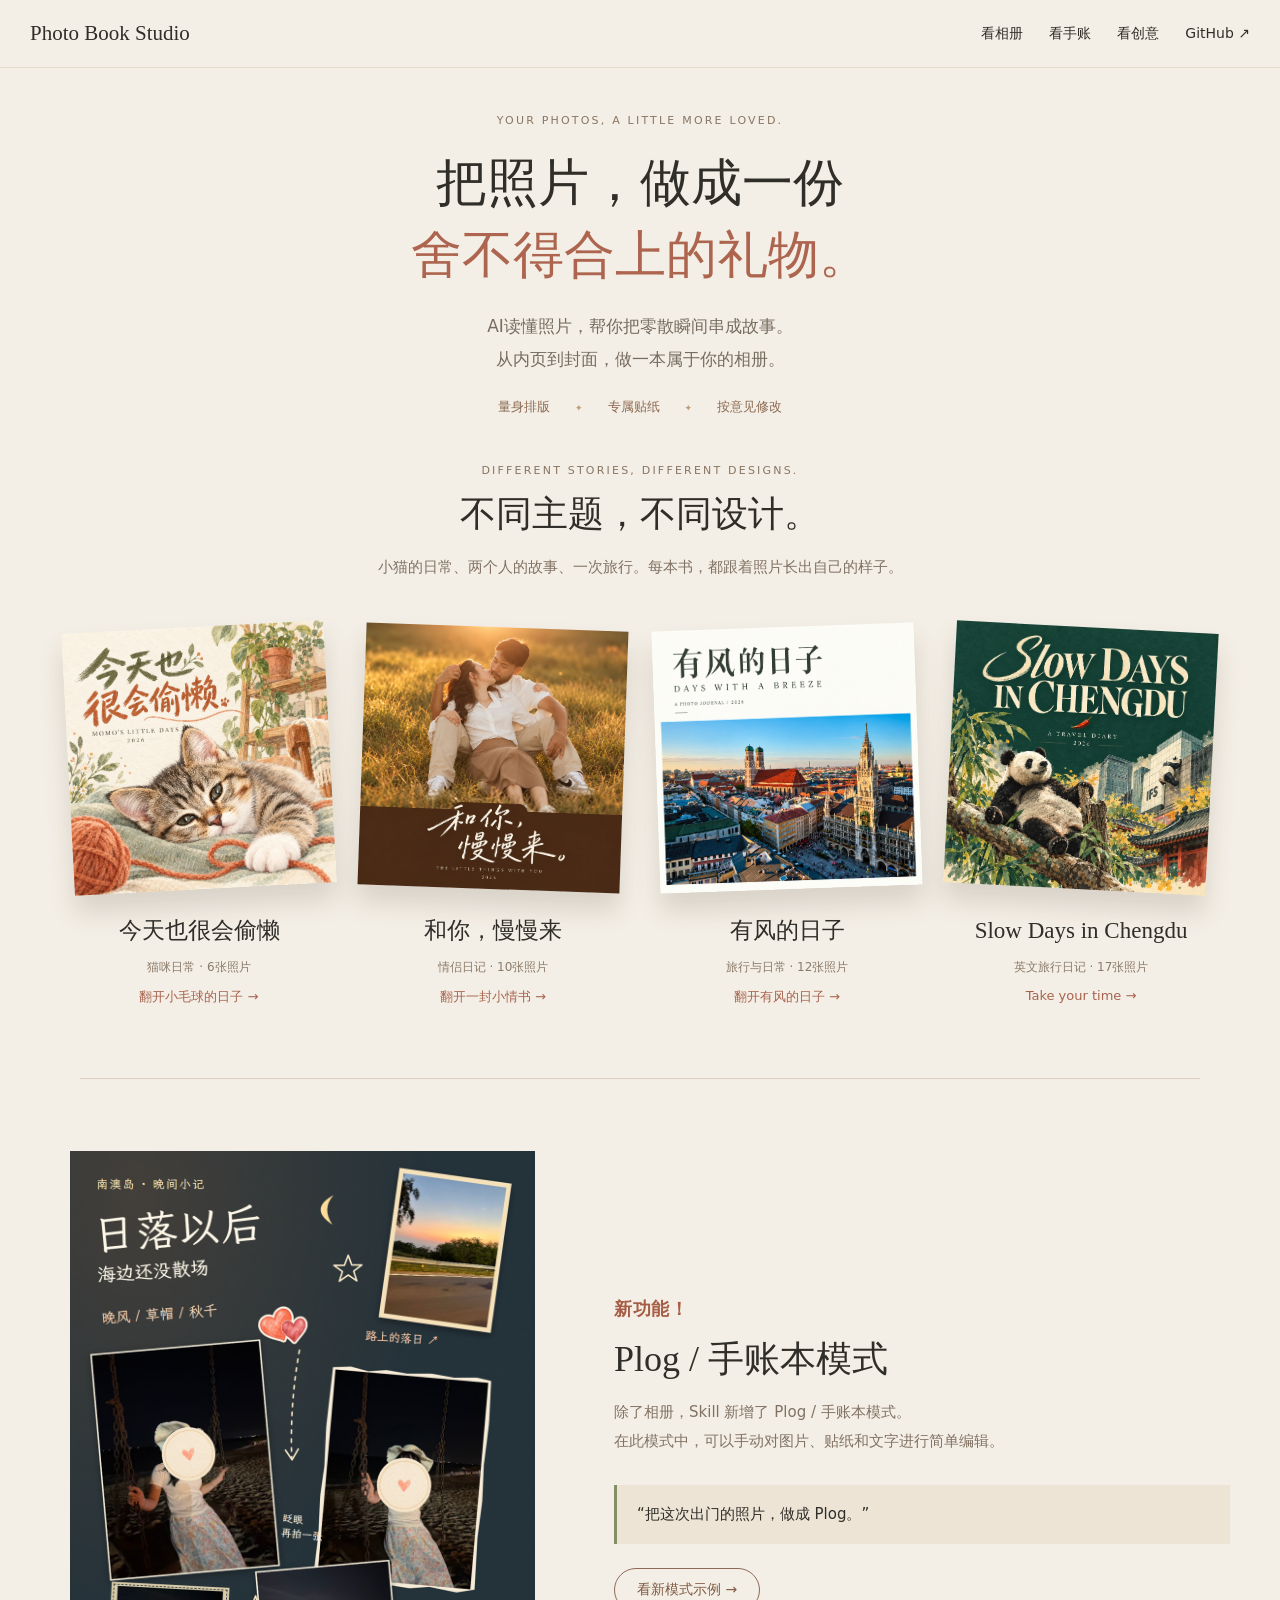
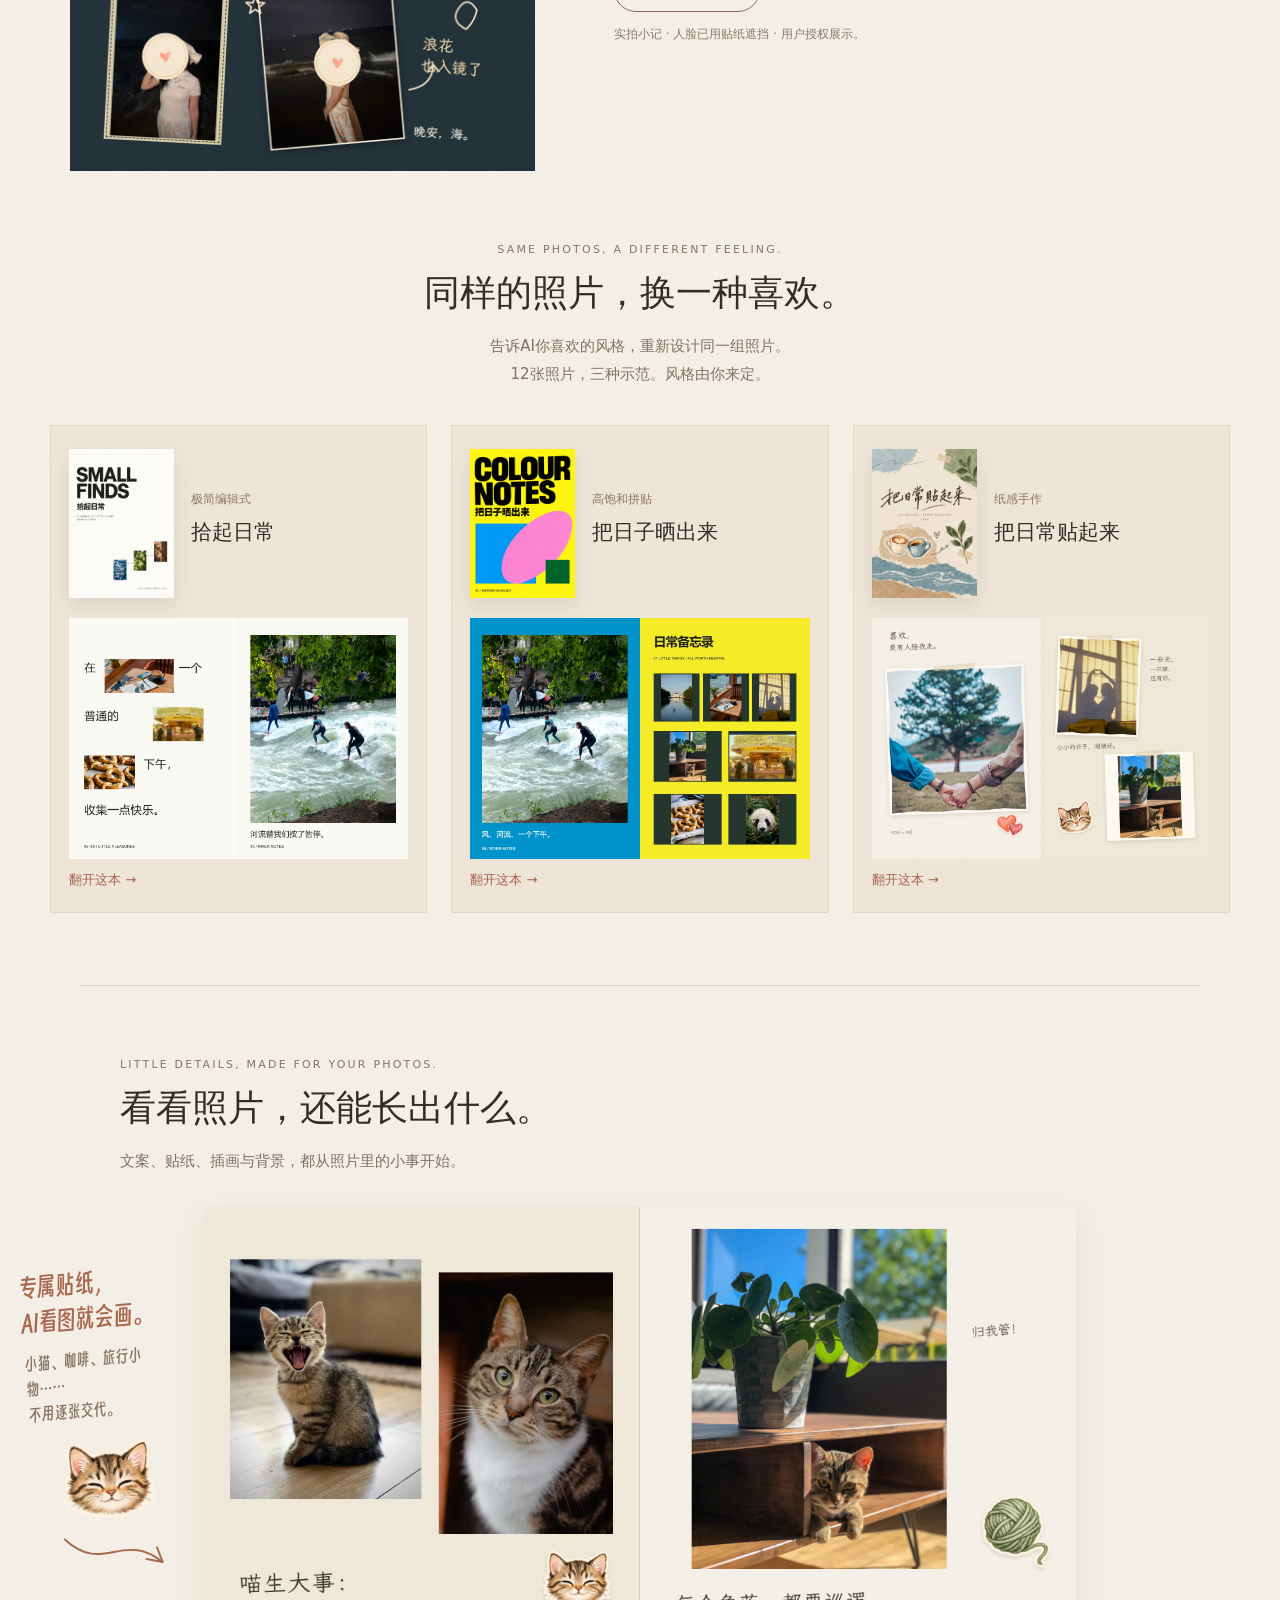
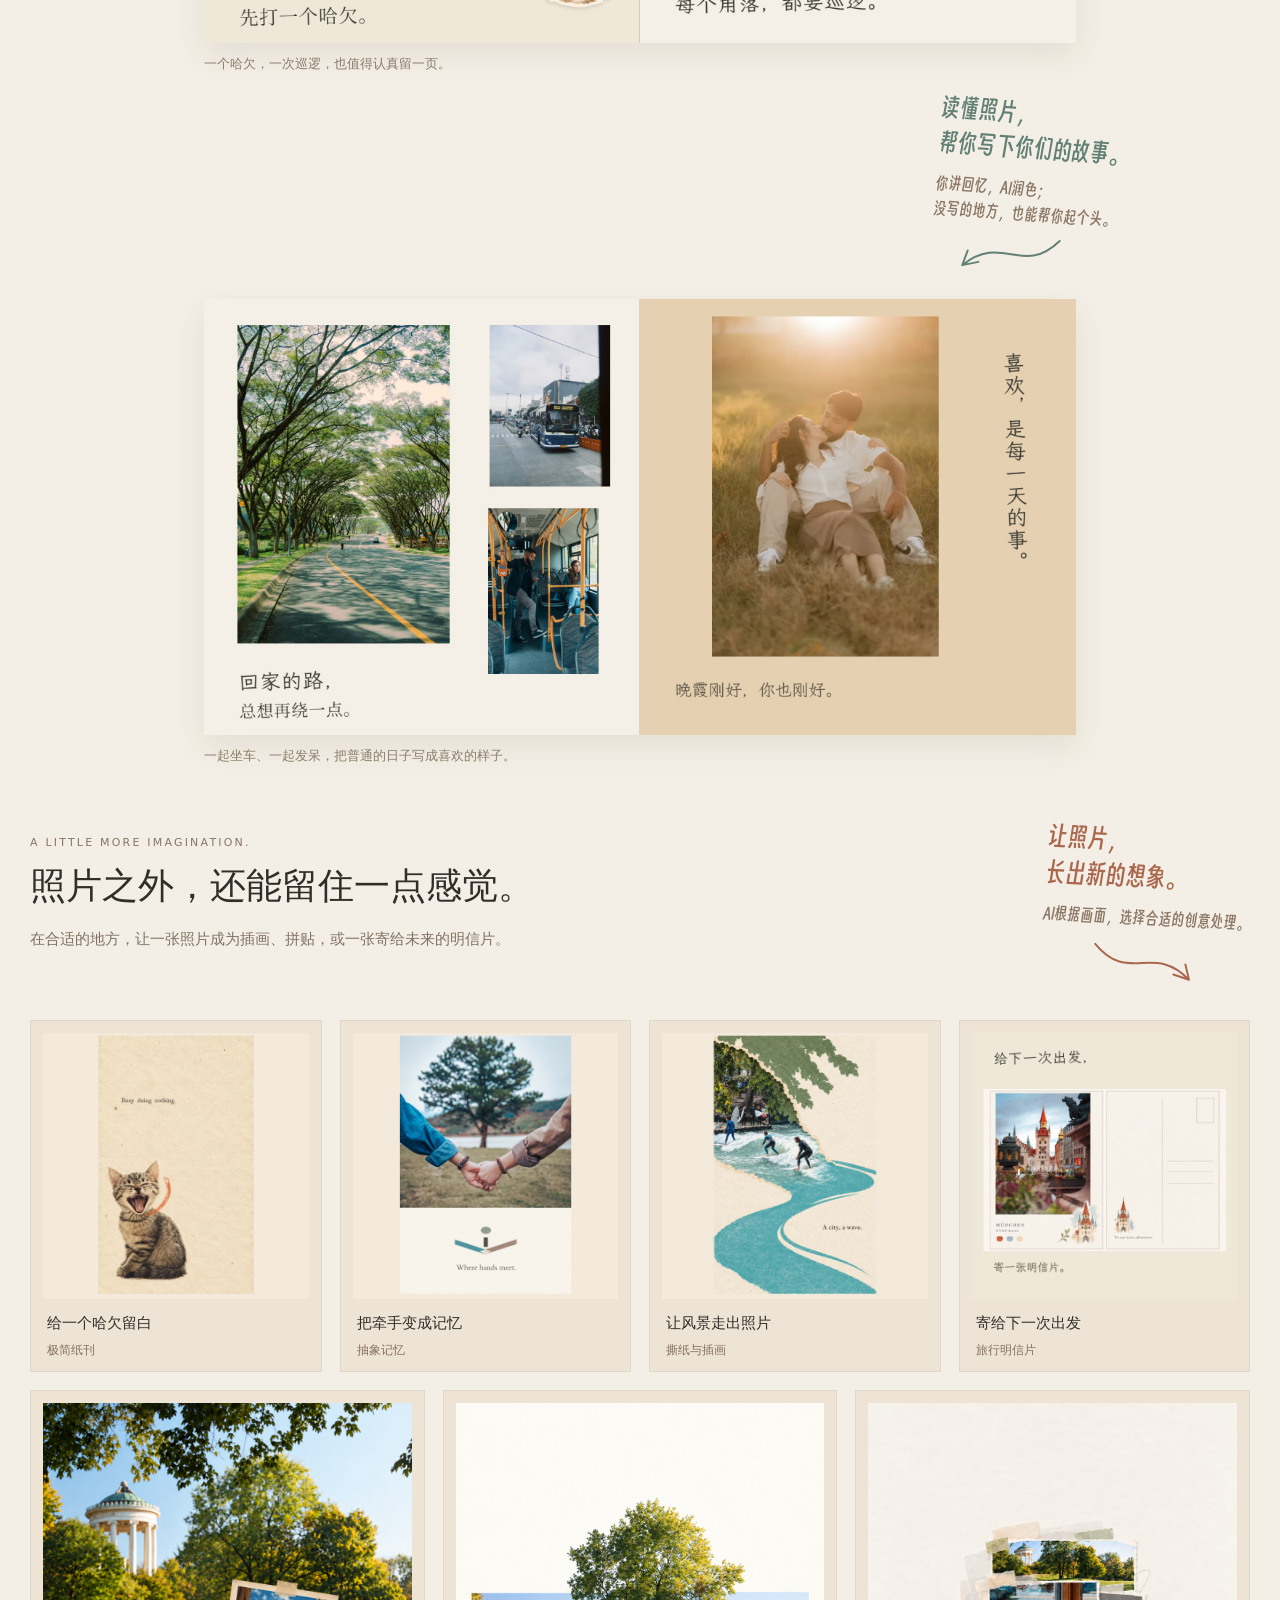
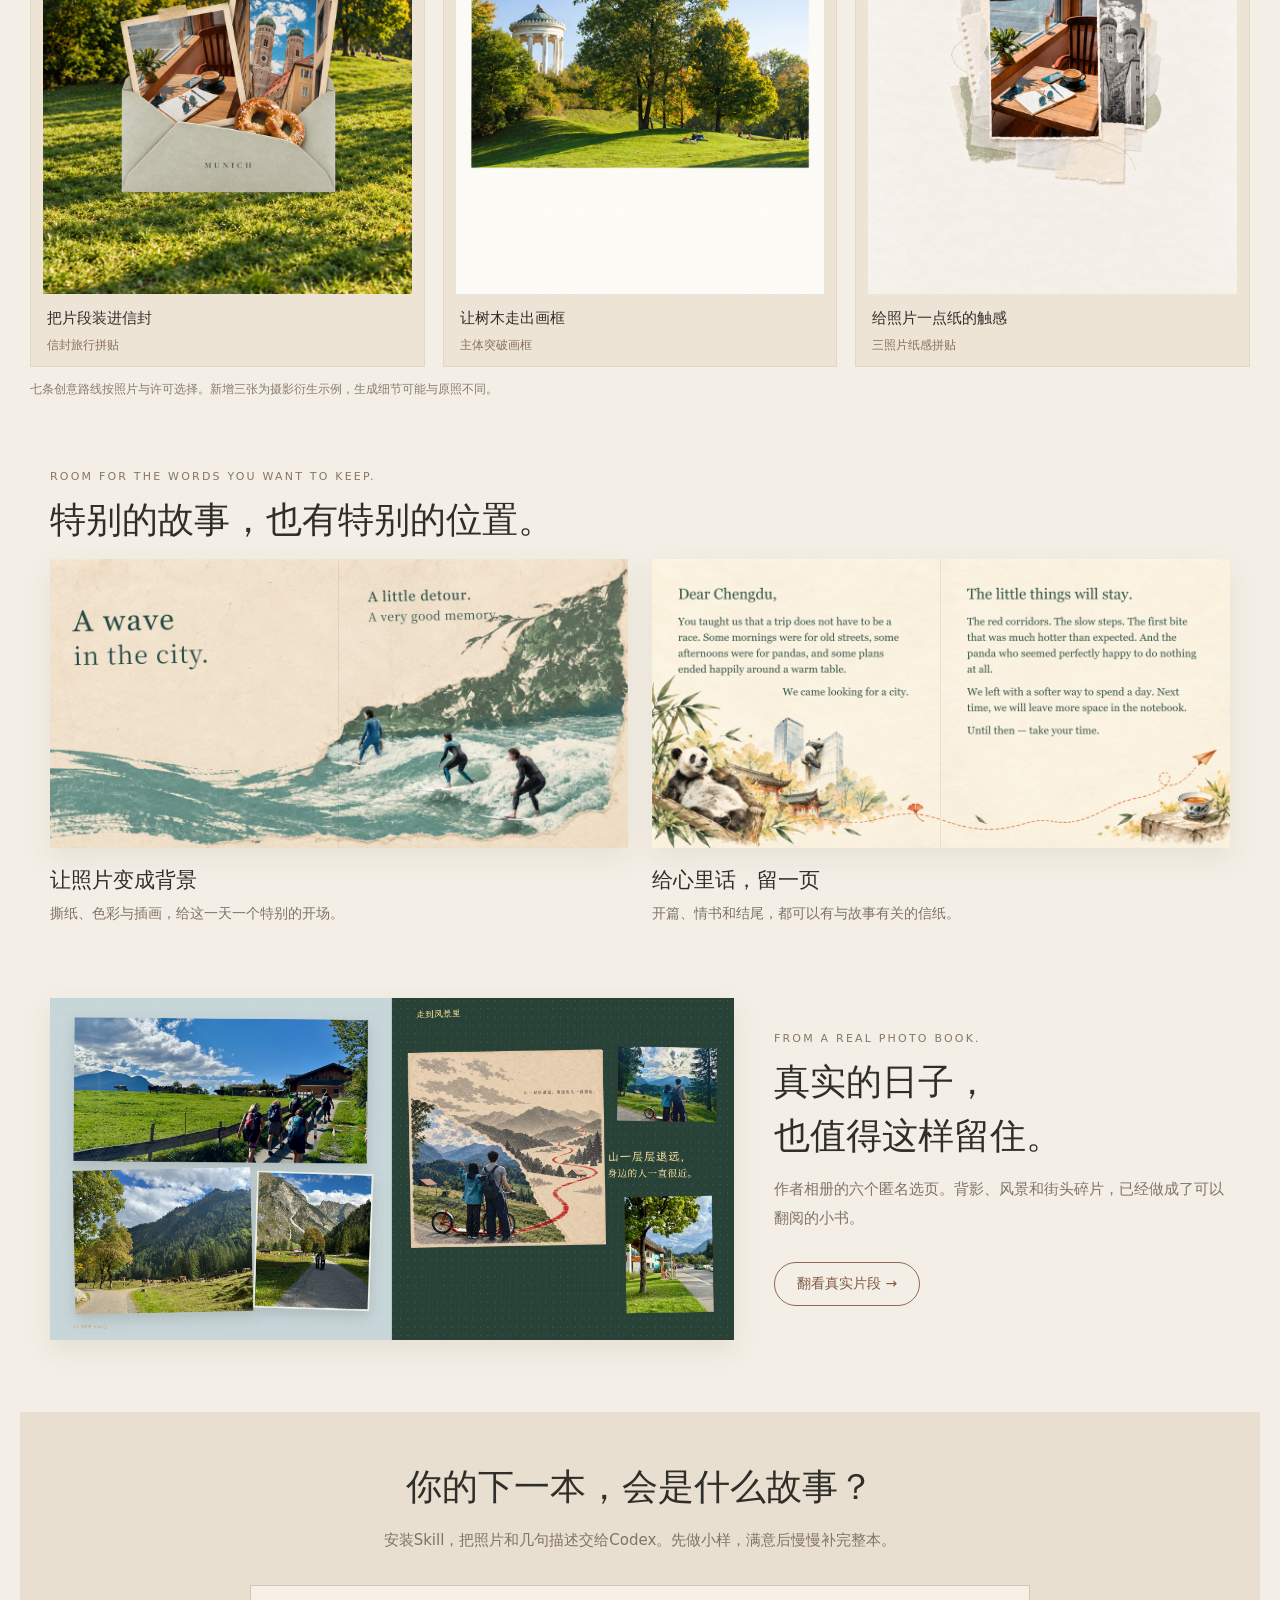
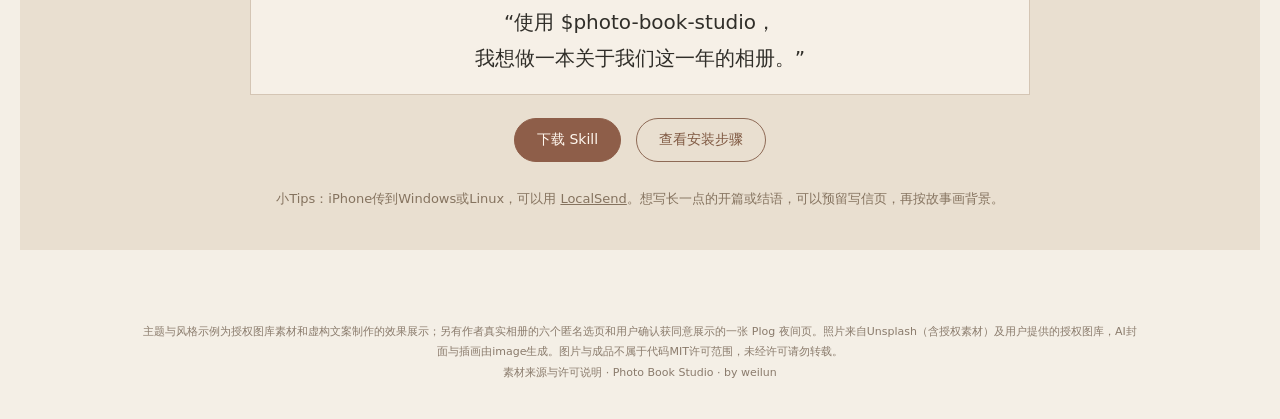
<file: docs/index.html>
<!doctype html>
<html lang="zh-CN"><head><meta charset="utf-8"><meta name="viewport" content="width=device-width,initial-scale=1"><title>Photo Book Studio · 照片进来，故事成册</title><meta name="description" content="AI读懂照片，量身设计相册、文案、专属贴纸与封面。同样的照片，也能有不同的风格。"><style>
@font-face{font-family:Notes;src:url('assets/SmileySans-Oblique.woff2') format('woff2');font-display:swap}
*{box-sizing:border-box}html{scroll-behavior:smooth;scroll-padding-top:0}body{margin:0;background:#f4efe6;color:#302e29;font-family:system-ui,'Microsoft YaHei',sans-serif}a{color:inherit;text-decoration:none}img{max-width:100%}section[id]{scroll-margin-top:92px}.header-wrap{position:sticky;top:0;z-index:30;background:#f4efe6ee;backdrop-filter:blur(12px);border-bottom:1px solid #e4dacc}header{max-width:1280px;margin:auto;padding:21px 30px;display:flex;justify-content:space-between;align-items:center}.brand{font:21px Georgia,serif}.nav{display:flex;gap:26px;font-size:14px}.nav a:hover{color:#ad654f}.hero{max-width:1050px;margin:auto;padding:46px 24px 14px;text-align:center}.eyebrow{font-size:11px;letter-spacing:.2em;color:#887663;text-transform:uppercase}.hero h1{font-family:'KaiTi','STKaiti',serif;font-size:clamp(35px,4vw,56px);font-weight:500;line-height:1.4;margin:20px 0}.hero em{font-style:normal;color:#ad654f}.hero p{font-size:17px;line-height:1.9;color:#766c60;margin:0}.promises{display:flex;gap:25px;justify-content:center;margin:23px 0 0;font-size:13px;color:#8b6a52}.promises span+span:before{content:'✦';margin-right:25px;font-size:9px;color:#be9b78}.section{max-width:1240px;margin:72px auto;padding:0 30px}.section h2{font-family:'KaiTi','STKaiti',serif;font-size:36px;font-weight:500;line-height:1.5;text-wrap:balance;margin:10px 0 12px}.intro{color:#817264;font-size:15px;line-height:1.9;margin:0 0 30px}.books{text-align:center;margin-top:34px}.shelf{display:grid;grid-template-columns:repeat(4,1fr);gap:32px;padding:16px 18px 0}.book{transition:transform .25s}.book:hover{transform:translateY(-7px)}.book img{display:block;width:100%;aspect-ratio:1;object-fit:cover;box-shadow:0 17px 26px #47342928}.book:nth-child(1) img{transform:rotate(-3deg)}.book:nth-child(2) img{transform:rotate(2deg)}.book:nth-child(3) img{transform:rotate(-2deg)}.book:nth-child(4) img{transform:rotate(3deg)}.book h2{font-size:23px;margin:25px 0 7px}.book small{font-size:12px;color:#8b7b6a}.open{display:block;font-size:13px;color:#a7634e;margin-top:12px}.divider{height:1px;background:#dacebe;max-width:1120px;margin:65px auto}.zine-section{text-align:center}.zine-grid{display:grid;grid-template-columns:repeat(3,1fr);gap:24px;margin-top:36px}.zine-card{padding:23px 18px;background:#eee5d8;text-align:left;border:1px solid #e2d5c4}.zine-cover{display:block;width:105px;height:149px;object-fit:cover;float:left;margin:0 17px 20px 0;box-shadow:0 8px 20px #4734291a}.zine-name{min-height:149px;display:flex;flex-direction:column;justify-content:center}.zine-name span{font-size:12px;color:#8b7865}.zine-name h3{font-size:21px;font-weight:500;margin:10px 0}.zine-preview{clear:both;display:block;width:100%;aspect-ratio:1.40952;object-fit:contain;background:#f7f2e9}.zine-caption{max-width:700px;margin:0 auto 18px}.creativity{max-width:1360px}.section-heading{max-width:1040px;margin:auto}.work{display:grid;grid-template-columns:150px minmax(0,1fr) 150px;gap:24px;align-items:center;margin-top:32px}.work-image img{display:block;width:100%;box-shadow:0 12px 30px #4e3e2b18}.annotation{font-family:Notes,'KaiTi',serif;font-size:24px;line-height:1.45;color:#aa684e;transform:rotate(-5deg);position:relative}.annotation small{display:block;font-family:inherit;font-size:16px;line-height:1.6;margin-top:10px;color:#8b7765}.annotation .cat-sticker{display:block;width:95px;height:auto;margin:14px auto 0;transform:rotate(8deg)}.note-arrow{display:block;width:115px;height:60px;margin:5px auto 0}.story-note{max-width:270px;margin:27px 45px 8px auto;transform:rotate(4deg);color:#638076}.story-note .note-arrow{transform:scaleX(-1);margin:0 0 0 20px}.work.story{margin-top:0}.work-caption{grid-column:2;font-size:13px;color:#8c7c69;margin-top:-12px}.effects-heading{display:flex;align-items:center;justify-content:space-between;gap:30px;margin-top:58px}.effects-heading .annotation{max-width:275px;font-size:25px;transform:rotate(3deg)}.effects{display:grid;grid-template-columns:repeat(4,1fr);gap:18px;margin-top:24px}.effect{background:#eee4d6;padding:12px;border:1px solid #e2d6c5}.effect img{display:block;width:100%;aspect-ratio:1;object-fit:contain}.effect h3{font-size:15px;font-weight:500;margin:15px 4px 6px}.effect span{font-size:12px;color:#88705c;margin:0 4px}.extra-grid{display:grid;grid-template-columns:1fr 1fr;gap:24px}.extra img{width:100%;display:block;box-shadow:0 10px 26px #4e3e2b14}.extra h3{font-size:21px;font-weight:500;margin:18px 0 7px}.extra p{color:#817264;font-size:14px;line-height:1.8;margin:0}.real-grid{display:grid;grid-template-columns:1.5fr 1fr;gap:40px;align-items:center}.real-grid img{display:block;width:100%;box-shadow:0 10px 25px #4e3e2b18}.button{display:inline-block;padding:12px 22px;border:1px solid #8e6a56;border-radius:30px;font-size:14px;color:#805a43}.primary{background:#8e5e49;color:#fff7ee;border-color:#8e5e49}.start{text-align:center;background:#e9dfd0;padding:38px 25px}.start code{display:block;font-family:inherit;font-size:20px;line-height:1.8;max-width:780px;margin:23px auto;padding:18px;background:#f6f0e7;border:1px solid #d4c5b4}.buttons{display:flex;justify-content:center;gap:15px}.tips{font-size:13px;color:#85735f;line-height:1.9;margin:25px auto 0;max-width:740px}.tips a{text-decoration:underline}footer{max-width:1050px;margin:40px auto 0;padding:0 25px 35px;font-size:11px;color:#8a7b6c;line-height:1.9;text-align:center}a:focus-visible{outline:2px solid #b76b52;outline-offset:5px}
@media(max-width:950px){.work{grid-template-columns:120px minmax(0,1fr) 35px;gap:16px}.annotation{font-size:20px}.annotation small{font-size:14px}.story-note{margin-right:20px}.zine-grid{gap:12px}.zine-card{padding:18px 12px}.zine-cover{width:80px;height:114px;margin-right:12px}.zine-name{min-height:114px}.zine-name h3{font-size:18px}.effects-heading .annotation{font-size:21px}}
@media(max-width:700px){html{scroll-padding-top:0}section[id]{scroll-margin-top:76px}header{padding:18px}.brand{font-size:18px}.nav{gap:14px;font-size:12px}.hero{padding:35px 18px 8px}.hero h1{font-size:35px}.hero p{font-size:14px}.promises{gap:12px;font-size:11px}.promises span+span:before{margin-right:12px}.section{padding:0 18px;margin:48px auto}.section h2{font-size:28px}.intro{font-size:13px;margin-bottom:22px}.books{margin-top:26px}.shelf{grid-template-columns:1fr 1fr;gap:30px 22px;padding:12px 7px 0}.book h2{font-size:17px;margin-top:20px}.book small{font-size:10px}.book .open{font-size:12px}.divider{margin:45px 18px}.zine-grid{grid-template-columns:1fr;gap:20px}.zine-card{padding:18px}.zine-cover{width:82px;height:116px}.zine-name{min-height:116px}.zine-preview{margin-top:8px}.zine-name h3{font-size:23px}.work{display:block;margin-top:20px}.annotation{font-size:23px;max-width:280px;transform:rotate(-3deg);margin:0 0 18px 8px}.annotation small{font-size:15px}.annotation .cat-sticker{position:absolute;width:67px;right:0;top:8px;margin:0}.annotation .note-arrow{width:90px;height:40px;margin:0 0 0 45px;transform:rotate(20deg)}.annotation.cat-note{padding-right:75px;max-width:330px}.story-note{margin:24px 5px 8px auto;max-width:230px;transform:rotate(3deg)}.story-note .note-arrow{transform:scaleX(-1);margin-left:10px}.work-caption{font-size:12px;margin:12px 0 0}.effects-heading{display:block;margin-top:36px}.effects-heading .annotation{margin:15px 0 18px auto;max-width:260px}.effects{grid-template-columns:1fr 1fr;gap:12px}.effect h3{font-size:14px}.effect span{font-size:11px}.extra-grid{grid-template-columns:1fr;gap:30px}.real-grid{grid-template-columns:1fr;gap:22px}.real-grid .intro{margin-bottom:20px}.start{padding:30px 18px}.start code{font-size:16px}.buttons{flex-wrap:wrap}.tips{font-size:12px}footer{font-size:10px}.spacer{display:none}}
@media(prefers-reduced-motion:reduce){html{scroll-behavior:auto}.book{transition:none}}
.plog-feature{display:grid;grid-template-columns:.9fr 1.1fr;gap:60px;align-items:center}.plog-feature img{display:block;width:100%;max-height:620px;object-fit:contain}.plog-feature p{max-width:480px}.effects-new{grid-template-columns:repeat(3,1fr);margin-top:18px}.effects-new img{aspect-ratio:3/4}.effects-note{font-size:12px;color:#887b6c;margin-top:14px}.plog-request{font-size:15px;line-height:1.8;padding:16px 20px;background:#ede4d6;border-left:3px solid #829066;margin:24px 0}@media(max-width:700px){.plog-feature{grid-template-columns:1fr;gap:25px}.plog-feature img{max-height:70vh}.effects-new{grid-template-columns:1fr}.effects-new img{max-height:65vh}.nav{gap:10px}}.feature-new{display:inline-block;color:#a65e46;font-family:system-ui;font-size:18px;font-weight:600;line-height:1.5;letter-spacing:.04em;margin-bottom:10px}.effects-new{grid-template-columns:repeat(3,1fr)}@media(max-width:700px){.effects-new{grid-template-columns:1fr}}</style></head><body><div class="header-wrap"><header><a class="brand" href="#top">Photo Book Studio</a><nav class="nav" aria-label="主导航"><a href="#books">看相册</a><a href="#plog">看手账</a><a href="#creativity">看创意</a><a href="https://github.com/strivekboy-coder/photo-book-studio">GitHub ↗</a></nav></header></div><main id="top">
<section class="hero"><div class="eyebrow">YOUR PHOTOS, A LITTLE MORE LOVED.</div><h1>把照片，做成一份<br><em>舍不得合上的礼物。</em></h1><p>AI读懂照片，帮你把零散瞬间串成故事。<br>从内页到封面，做一本属于你的相册。</p><div class="promises"><span>量身排版</span><span>专属贴纸</span><span>按意见修改</span></div></section>
<section class="section books" id="books"><div class="eyebrow">DIFFERENT STORIES, DIFFERENT DESIGNS.</div><h2>不同主题，不同设计。</h2><p class="intro">小猫的日常、两个人的故事、一次旅行。每本书，都跟着照片长出自己的样子。</p><div class="shelf"><a class="book" href="showcase/cat/index.html"><img src="showcase/cat/cover.jpg" alt="今天也很会偷懒：猫咪相册封面"><h2>今天也很会偷懒</h2><small>猫咪日常 · 6张照片</small><span class="open">翻开小毛球的日子 →</span></a><a class="book" href="showcase/couple/index.html"><img src="showcase/couple/cover.jpg" alt="和你慢慢来：情侣相册封面"><h2>和你，慢慢来</h2><small>情侣日记 · 10张照片</small><span class="open">翻开一封小情书 →</span></a><a class="book" href="showcase/photographic-story/"><img src="showcase/photographic-story/cover.jpg" alt="有风的日子：摄影叙事相册封面"><h2>有风的日子</h2><small>旅行与日常 · 12张照片</small><span class="open">翻开有风的日子 →</span></a><a class="book" href="showcase/chengdu/index.html"><img src="showcase/chengdu/cover.jpg" alt="Slow Days in Chengdu：英文成都旅行日记封面"><h2>Slow Days in Chengdu</h2><small>英文旅行日记 · 17张照片</small><span class="open">Take your time →</span></a></div></section><div class="divider"></div>
<section class="section" id="plog"><div class="plog-feature"><a href="showcase/plog/"><img src="showcase/plog/plog-masked.jpg" alt="日落、海边秋千与星月爱心的Plog夜间小记" loading="lazy"></a><div><h2><span class="feature-new">新功能！</span><br>Plog / 手账本模式</h2><p class="intro">除了相册，Skill 新增了 Plog / 手账本模式。<br>在此模式中，可以手动对图片、贴纸和文字进行简单编辑。</p><div class="plog-request">“把这次出门的照片，做成 Plog。”</div><a class="button" href="showcase/plog/">看新模式示例 →</a><p class="effects-note">实拍小记 · 人脸已用贴纸遮挡 · 用户授权展示。</p></div></div></section><section class="section zine-section" id="zine-studies"><div class="eyebrow">SAME PHOTOS, A DIFFERENT FEELING.</div><h2>同样的照片，换一种喜欢。</h2><p class="intro zine-caption">告诉AI你喜欢的风格，重新设计同一组照片。<br>12张照片，三种示范。风格由你来定。</p><div class="zine-grid"><a class="zine-card" href="showcase/zine-editorial/"><img class="zine-cover" src="showcase/zine-editorial/cover.jpg" alt="拾起日常封面" loading="lazy"><div class="zine-name"><span>极简编辑式</span><h3>拾起日常</h3></div><img class="zine-preview" src="showcase/zine-editorial/spread-03.jpg?v=050" alt="极简编辑式内页" loading="lazy"><span class="open">翻开这本 →</span></a><a class="zine-card" href="showcase/zine-collage/"><img class="zine-cover" src="showcase/zine-collage/cover.jpg" alt="把日子晒出来封面" loading="lazy"><div class="zine-name"><span>高饱和拼贴</span><h3>把日子晒出来</h3></div><img class="zine-preview" src="showcase/zine-collage/spread-04.jpg?v=050" alt="高饱和拼贴内页" loading="lazy"><span class="open">翻开这本 →</span></a><a class="zine-card" href="showcase/zine-handmade/"><img class="zine-cover" src="showcase/zine-handmade/cover.jpg" alt="把日常贴起来封面" loading="lazy"><div class="zine-name"><span>纸感手作</span><h3>把日常贴起来</h3></div><img class="zine-preview" src="showcase/zine-handmade/spread-04.jpg?v=050" alt="纸感手作内页" loading="lazy"><span class="open">翻开这本 →</span></a></div></section><div class="divider"></div>
<section class="section creativity" id="creativity"><div class="section-heading"><div class="eyebrow">LITTLE DETAILS, MADE FOR YOUR PHOTOS.</div><h2>看看照片，还能长出什么。</h2><p class="intro">文案、贴纸、插画与背景，都从照片里的小事开始。</p></div>
<div class="work"><aside class="annotation cat-note">专属贴纸，<br>AI看图就会画。<small>小猫、咖啡、旅行小物……<br>不用逐张交代。</small><img class="cat-sticker" src="assets/cat-note.png" alt="从猫咪照片衍生的可爱贴纸"><svg class="note-arrow" viewBox="0 0 130 64" aria-hidden="true"><path d="M8 10 C48 54 73 5 116 45 M98 40 L116 45 L111 28" fill="none" stroke="currentColor" stroke-width="2.2" stroke-linecap="round" stroke-linejoin="round"/></svg></aside><a class="work-image" href="showcase/cat/?page=2"><img src="showcase/cat/spread-03.jpg" alt="喵生大事：猫咪照片与专属手绘贴纸" loading="lazy"></a><div class="spacer"></div><div class="work-caption">一个哈欠，一次巡逻，也值得认真留一页。</div></div>
<aside class="annotation story-note">读懂照片，<br>帮你写下你们的故事。<small>你讲回忆，AI润色；<br>没写的地方，也能帮你起个头。</small><svg class="note-arrow" viewBox="0 0 130 64" aria-hidden="true"><path d="M8 10 C48 54 73 5 116 45 M98 40 L116 45 L111 28" fill="none" stroke="currentColor" stroke-width="2.2" stroke-linecap="round" stroke-linejoin="round"/></svg></aside><div class="work story"><div class="spacer"></div><a class="work-image" href="showcase/couple/?page=3"><img src="showcase/couple/spread-04.jpg" alt="情侣日常：把回家的路写成一段故事" loading="lazy"></a><div class="spacer"></div><div class="work-caption">一起坐车、一起发呆，把普通的日子写成喜欢的样子。</div></div>
<div class="effects-heading" id="effects"><div><div class="eyebrow">A LITTLE MORE IMAGINATION.</div><h2>照片之外，还能留住一点感觉。</h2><p class="intro">在合适的地方，让一张照片成为插画、拼贴，或一张寄给未来的明信片。</p></div><aside class="annotation">让照片，<br>长出新的想象。<small>AI根据画面，选择合适的创意处理。</small><svg class="note-arrow" viewBox="0 0 130 64" aria-hidden="true"><path d="M8 10 C48 54 73 5 116 45 M98 40 L116 45 L111 28" fill="none" stroke="currentColor" stroke-width="2.2" stroke-linecap="round" stroke-linejoin="round"/></svg></aside></div>
<div class="effects"><a class="effect" href="showcase/cat/?page=1&amp;side=right"><img src="showcase/effects/minimal.jpg" alt="极简纸刊处理" loading="lazy"><h3>给一个哈欠留白</h3><span>极简纸刊</span></a><a class="effect" href="showcase/couple/?page=2&amp;side=right"><img src="showcase/effects/editorial.jpg" alt="照片与抽象记忆面板" loading="lazy"><h3>把牵手变成记忆</h3><span>抽象记忆</span></a><a class="effect" href="showcase/munich/?page=4&amp;side=right"><img src="showcase/effects/gathered.jpg" alt="照片与撕纸插画相接" loading="lazy"><h3>让风景走出照片</h3><span>撕纸与插画</span></a><a class="effect" href="showcase/munich/?page=6&amp;side=right"><img src="showcase/effects/postcard.jpg" alt="照片衍生旅行明信片" loading="lazy"><h3>寄给下一次出发</h3><span>旅行明信片</span></a></div><div class="effects effects-new"><a class="effect" href="showcase/effects/travel-envelope.jpg"><img src="showcase/effects/travel-envelope.jpg" alt="公园与咖啡建筑照片组成的薄纸信封旅行拼贴" loading="lazy"><h3>把片段装进信封</h3><span>信封旅行拼贴</span></a><a class="effect" href="showcase/effects/frame-breakout.jpg"><img src="showcase/effects/frame-breakout.jpg" alt="公园树木自然跨越矩形摄影窗口" loading="lazy"><h3>让树木走出画框</h3><span>主体突破画框</span></a><a class="effect" href="showcase/effects/paper-collage.jpg"><img src="showcase/effects/paper-collage.jpg" alt="咖啡主图与半露公园建筑辅图叠成一个中央纸感拼贴" loading="lazy"><h3>给照片一点纸的触感</h3><span>三照片纸感拼贴</span></a></div><p class="effects-note">七条创意路线按照片与许可选择。新增三张为摄影衍生示例，生成细节可能与原照不同。</p></section>
<section class="section"><div class="eyebrow">ROOM FOR THE WORDS YOU WANT TO KEEP.</div><h2>特别的故事，也有特别的位置。</h2><div class="extra-grid"><a class="extra" href="showcase/munich/?page=3"><img src="showcase/munich/spread-04.jpg" alt="照片衍生事件背景" loading="lazy"><h3>让照片变成背景</h3><p>撕纸、色彩与插画，给这一天一个特别的开场。</p></a><a class="extra" href="showcase/chengdu/?page=7"><img src="showcase/chengdu/spread-08.jpg" alt="故事背景与写信页" loading="lazy"><h3>给心里话，留一页</h3><p>开篇、情书和结尾，都可以有与故事有关的信纸。</p></a></div></section>
<section class="section"><div class="real-grid"><a href="showcase/real-life/?page=3"><img src="showcase/real-life/spread-15.jpg" alt="作者真实相册的徒步与撕纸插画选页" loading="lazy"></a><div><div class="eyebrow">FROM A REAL PHOTO BOOK.</div><h2>真实的日子，<br>也值得这样留住。</h2><p class="intro">作者相册的六个匿名选页。背影、风景和街头碎片，已经做成了可以翻阅的小书。</p><a class="button" href="showcase/real-life/">翻看真实片段 →</a></div></div></section>
<section class="section start" id="start"><h2>你的下一本，会是什么故事？</h2><p class="intro">安装Skill，把照片和几句描述交给Codex。先做小样，满意后慢慢补完整本。</p><code>“使用 $photo-book-studio，<br>我想做一本关于我们这一年的相册。”</code><div class="buttons"><a class="button primary" href="https://github.com/strivekboy-coder/photo-book-studio/releases">下载 Skill</a><a class="button" href="https://github.com/strivekboy-coder/photo-book-studio#开始做你的一本">查看安装步骤</a></div><p class="tips">小Tips：iPhone传到Windows或Linux，可以用 <a href="https://localsend.org/download">LocalSend</a>。想写长一点的开篇或结语，可以预留写信页，再按故事画背景。</p></section>
</main><footer>主题与风格示例为授权图库素材和虚构文案制作的效果展示；另有作者真实相册的六个匿名选页和用户确认获同意展示的一张 Plog 夜间页。照片来自Unsplash（含授权素材）及用户提供的授权图库，AI封面与插画由image生成。图片与成品不属于代码MIT许可范围，未经许可请勿转载。<br><a href="https://github.com/strivekboy-coder/photo-book-studio/blob/codex/initial-release/examples/README.md">素材来源与许可说明</a> · Photo Book Studio · by <a href="https://github.com/strivekboy-coder">weilun</a></footer></body></html>
</file>
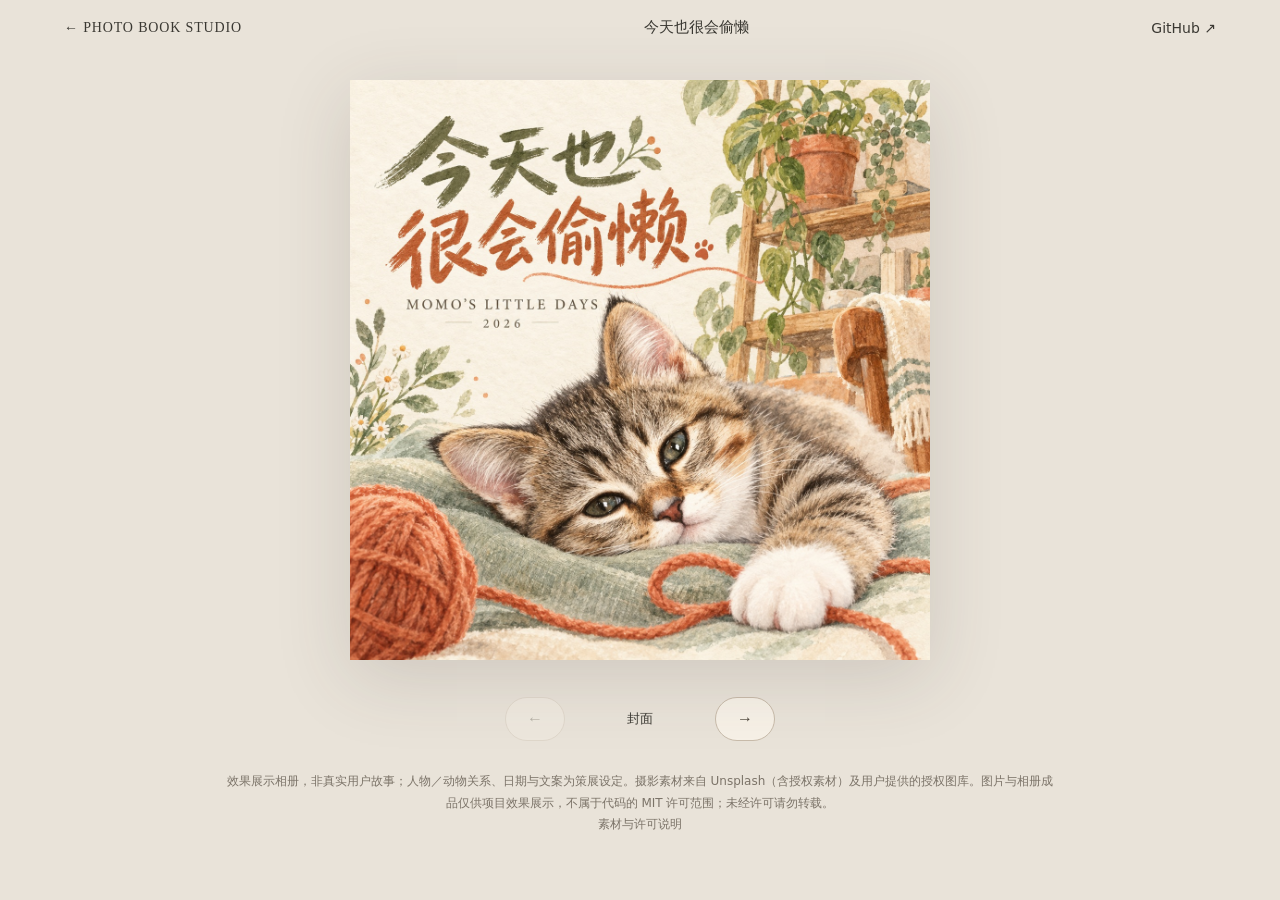
<file: docs/showcase/cat/index.html>
<!doctype html><html lang="zh-CN"><head><meta charset="utf-8"><meta name="viewport" content="width=device-width,initial-scale=1"><title>今天也很会偷懒 · Photo Book Studio</title><style>
*{box-sizing:border-box}body{margin:0;background:#e9e3d9;color:#3a3832;font-family:system-ui,"Microsoft YaHei",sans-serif}header{display:flex;align-items:center;justify-content:space-between;gap:16px;padding:18px 5%;font-size:14px}a{color:inherit;text-decoration:none}.brand{font-family:Georgia,serif;letter-spacing:.06em}.title{font-size:15px}main{padding:24px 20px;min-height:70vh;display:grid;place-items:center}.sheet{width:min(1200px,100%);aspect-ratio:2;position:relative;overflow:hidden;background:#f5f0e7;box-shadow:0 18px 70px #463b3429}.sheet.cover{width:min(580px,100%);aspect-ratio:1}.sheet img{display:block;width:100%;height:100%;object-fit:contain}nav{display:flex;justify-content:center;align-items:center;gap:20px;padding:12px 20px 30px}button{background:#f7f1e7;border:1px solid #c8bbaa;border-radius:30px;padding:12px 21px;color:#4a4238;cursor:pointer;font-size:16px}button:disabled{opacity:.3;cursor:default}#counter{font-size:13px;min-width:110px;text-align:center}footer{max-width:880px;margin:0 auto;padding:0 24px 35px;font-size:12px;line-height:1.8;color:#7b7368;text-align:center}.mobile-help{display:none}@media(max-width:700px){header{flex-wrap:wrap}.sheet:not(.cover){aspect-ratio:1}.sheet:not(.cover) img{width:200%;max-width:none;object-fit:fill}.sheet.right img{transform:translateX(-50%)}main{min-height:0;padding:20px 12px}nav{gap:10px}.title{width:100%;font-size:19px}.mobile-help{display:block;font-size:12px;text-align:center;color:#837566}}button:focus-visible,a:focus-visible{outline:2px solid #ae6550;outline-offset:4px}</style></head><body><header><a class="brand" href="../../index.html">← PHOTO BOOK STUDIO</a><span class="title">今天也很会偷懒</span><a href="https://github.com/strivekboy-coder/photo-book-studio">GitHub ↗</a></header><main><div class="sheet cover" id="sheet"><img id="image" src="cover.jpg" alt="相册封面"></div></main><div class="mobile-help">手机上按单页阅读；点箭头，也可以左右滑动。</div><nav><button id="prev" aria-label="上一页">←</button><span id="counter"></span><button id="next" aria-label="下一页">→</button></nav><footer>效果展示相册，非真实用户故事；人物／动物关系、日期与文案为策展设定。摄影素材来自 Unsplash（含授权素材）及用户提供的授权图库。图片与相册成品仅供项目效果展示，不属于代码的 MIT 许可范围；未经许可请勿转载。<br><a href="https://github.com/strivekboy-coder/photo-book-studio/blob/codex/initial-release/examples/README.md">素材与许可说明</a></footer><script>
const album={"title": "今天也很会偷懒", "description": "6张猫咪照片，做成一本软乎乎的小日子。", "selectedPhotos": 6, "viewerSpreads": 4, "pages": ["spread-02.jpg", "spread-03.jpg", "spread-04.jpg"], "cover": "cover.jpg"};const query=new URLSearchParams(location.search);let page=Math.max(0,Math.min(album.pages.length,Number(query.get('page'))||0)),side=page>0&&query.get('side')==='right'?1:0;const media=matchMedia('(max-width:700px)');const sheet=document.getElementById('sheet'),image=document.getElementById('image');function draw(){sheet.className='sheet'+(page===0?' cover':'')+(side?' right':'');image.src=page===0?album.cover:album.pages[page-1];image.alt=page===0?album.title+'封面':album.title+' 第'+page+'跨页';document.getElementById('counter').textContent=page===0?'封面':page+' / '+album.pages.length+(media.matches?(side?' · 右页':' · 左页'):'');document.getElementById('prev').disabled=page===0;document.getElementById('next').disabled=page===album.pages.length&&(!media.matches||side===1);const upcoming=album.pages[page];if(upcoming){const img=new Image();img.src=upcoming;}}function move(delta){if(media.matches){let leaf=page===0?0:1+(page-1)*2+side;leaf=Math.max(0,Math.min(album.pages.length*2,leaf+delta));page=leaf===0?0:1+Math.floor((leaf-1)/2);side=leaf===0?0:(leaf-1)%2;}else{page=Math.max(0,Math.min(album.pages.length,page+delta));side=0;}draw();}document.getElementById('prev').onclick=()=>move(-1);document.getElementById('next').onclick=()=>move(1);document.addEventListener('keydown',e=>{if(e.key==='ArrowLeft')move(-1);if(e.key==='ArrowRight'||e.key===' ') {e.preventDefault();move(1);}});media.addEventListener('change',()=>{side=0;draw();});let touchX=null;sheet.addEventListener('touchstart',e=>touchX=e.changedTouches[0].clientX,{passive:true});sheet.addEventListener('touchend',e=>{if(touchX!==null){const d=e.changedTouches[0].clientX-touchX;if(Math.abs(d)>45)move(d<0?1:-1);}touchX=null;},{passive:true});draw();</script></body></html>
</file>
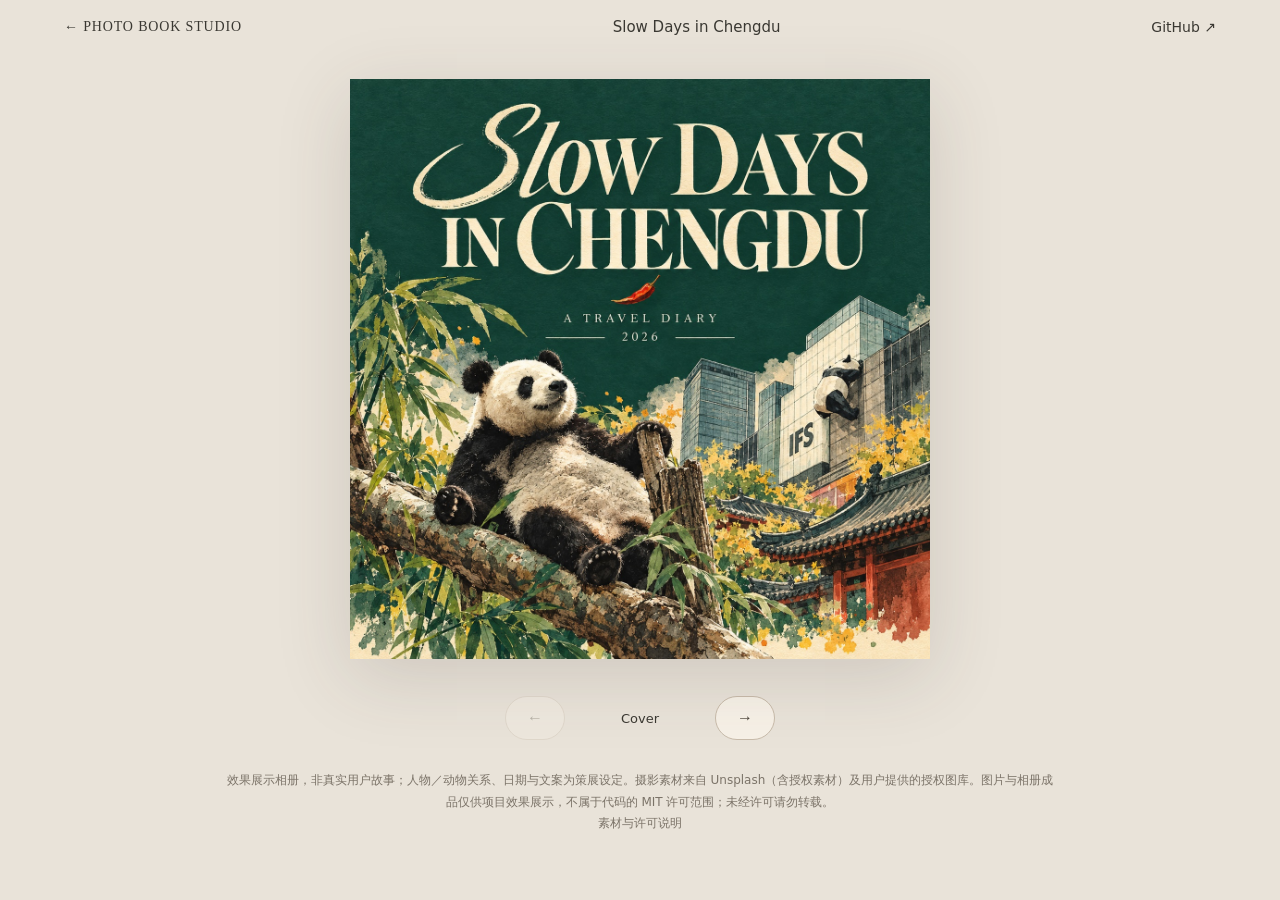
<file: docs/showcase/chengdu/index.html>
<!doctype html><html lang="en"><head><meta charset="utf-8"><meta name="viewport" content="width=device-width,initial-scale=1"><title>Slow Days in Chengdu · Photo Book Studio</title><style>
*{box-sizing:border-box}body{margin:0;background:#e9e3d9;color:#3a3832;font-family:system-ui,"Microsoft YaHei",sans-serif}header{display:flex;align-items:center;justify-content:space-between;gap:16px;padding:18px 5%;font-size:14px}a{color:inherit;text-decoration:none}.brand{font-family:Georgia,serif;letter-spacing:.06em}.title{font-size:15px}main{padding:24px 20px;min-height:70vh;display:grid;place-items:center}.sheet{width:min(1200px,100%);aspect-ratio:2;position:relative;overflow:hidden;background:#f5f0e7;box-shadow:0 18px 70px #463b3429}.sheet.cover{width:min(580px,100%);aspect-ratio:1}.sheet img{display:block;width:100%;height:100%;object-fit:contain}nav{display:flex;justify-content:center;align-items:center;gap:20px;padding:12px 20px 30px}button{background:#f7f1e7;border:1px solid #c8bbaa;border-radius:30px;padding:12px 21px;color:#4a4238;cursor:pointer;font-size:16px}button:disabled{opacity:.3;cursor:default}#counter{font-size:13px;min-width:110px;text-align:center}footer{max-width:880px;margin:0 auto;padding:0 24px 35px;font-size:12px;line-height:1.8;color:#7b7368;text-align:center}.mobile-help{display:none}@media(max-width:700px){header{flex-wrap:wrap}.sheet:not(.cover){aspect-ratio:1}.sheet:not(.cover) img{width:200%;max-width:none;object-fit:fill}.sheet.right img{transform:translateX(-50%)}main{min-height:0;padding:20px 12px}nav{gap:10px}.title{width:100%;font-size:19px}.mobile-help{display:block;font-size:12px;text-align:center;color:#837566}}button:focus-visible,a:focus-visible{outline:2px solid #ae6550;outline-offset:4px}</style></head><body><header><a class="brand" href="../../index.html">← PHOTO BOOK STUDIO</a><span class="title">Slow Days in Chengdu</span><a href="https://github.com/strivekboy-coder/photo-book-studio">GitHub ↗</a></header><main><div class="sheet cover" id="sheet"><img id="image" src="cover.jpg" alt="相册封面"></div></main><div class="mobile-help">Read one page at a time on your phone. Tap the arrows or swipe.</div><nav><button id="prev" aria-label="上一页">←</button><span id="counter"></span><button id="next" aria-label="下一页">→</button></nav><footer lang="zh-CN">效果展示相册，非真实用户故事；人物／动物关系、日期与文案为策展设定。摄影素材来自 Unsplash（含授权素材）及用户提供的授权图库。图片与相册成品仅供项目效果展示，不属于代码的 MIT 许可范围；未经许可请勿转载。<br><a href="https://github.com/strivekboy-coder/photo-book-studio/blob/codex/initial-release/examples/README.md">素材与许可说明</a></footer><script>
const album={"title": "Slow Days in Chengdu", "description": "17 photos: pandas, old streets, warm tables and quiet days.", "selectedPhotos": 17, "viewerSpreads": 8, "pages": ["spread-02.jpg", "spread-03.jpg", "spread-04.jpg", "spread-05.jpg", "spread-06.jpg", "spread-07.jpg", "spread-08.jpg"], "cover": "cover.jpg"};const query=new URLSearchParams(location.search);let page=Math.max(0,Math.min(album.pages.length,Number(query.get('page'))||0)),side=page>0&&query.get('side')==='right'?1:0;const media=matchMedia('(max-width:700px)');const sheet=document.getElementById('sheet'),image=document.getElementById('image');function draw(){sheet.className='sheet'+(page===0?' cover':'')+(side?' right':'');image.src=page===0?album.cover:album.pages[page-1];image.alt=page===0?album.title+'封面':album.title+' 第'+page+'跨页';document.getElementById('counter').textContent=page===0?'Cover':page+' / '+album.pages.length+(media.matches?(side?' · Right':' · Left'):'');document.getElementById('prev').disabled=page===0;document.getElementById('next').disabled=page===album.pages.length&&(!media.matches||side===1);const upcoming=album.pages[page];if(upcoming){const img=new Image();img.src=upcoming;}}function move(delta){if(media.matches){let leaf=page===0?0:1+(page-1)*2+side;leaf=Math.max(0,Math.min(album.pages.length*2,leaf+delta));page=leaf===0?0:1+Math.floor((leaf-1)/2);side=leaf===0?0:(leaf-1)%2;}else{page=Math.max(0,Math.min(album.pages.length,page+delta));side=0;}draw();}document.getElementById('prev').onclick=()=>move(-1);document.getElementById('next').onclick=()=>move(1);document.addEventListener('keydown',e=>{if(e.key==='ArrowLeft')move(-1);if(e.key==='ArrowRight'||e.key===' ') {e.preventDefault();move(1);}});media.addEventListener('change',()=>{side=0;draw();});let touchX=null;sheet.addEventListener('touchstart',e=>touchX=e.changedTouches[0].clientX,{passive:true});sheet.addEventListener('touchend',e=>{if(touchX!==null){const d=e.changedTouches[0].clientX-touchX;if(Math.abs(d)>45)move(d<0?1:-1);}touchX=null;},{passive:true});draw();</script></body></html>
</file>
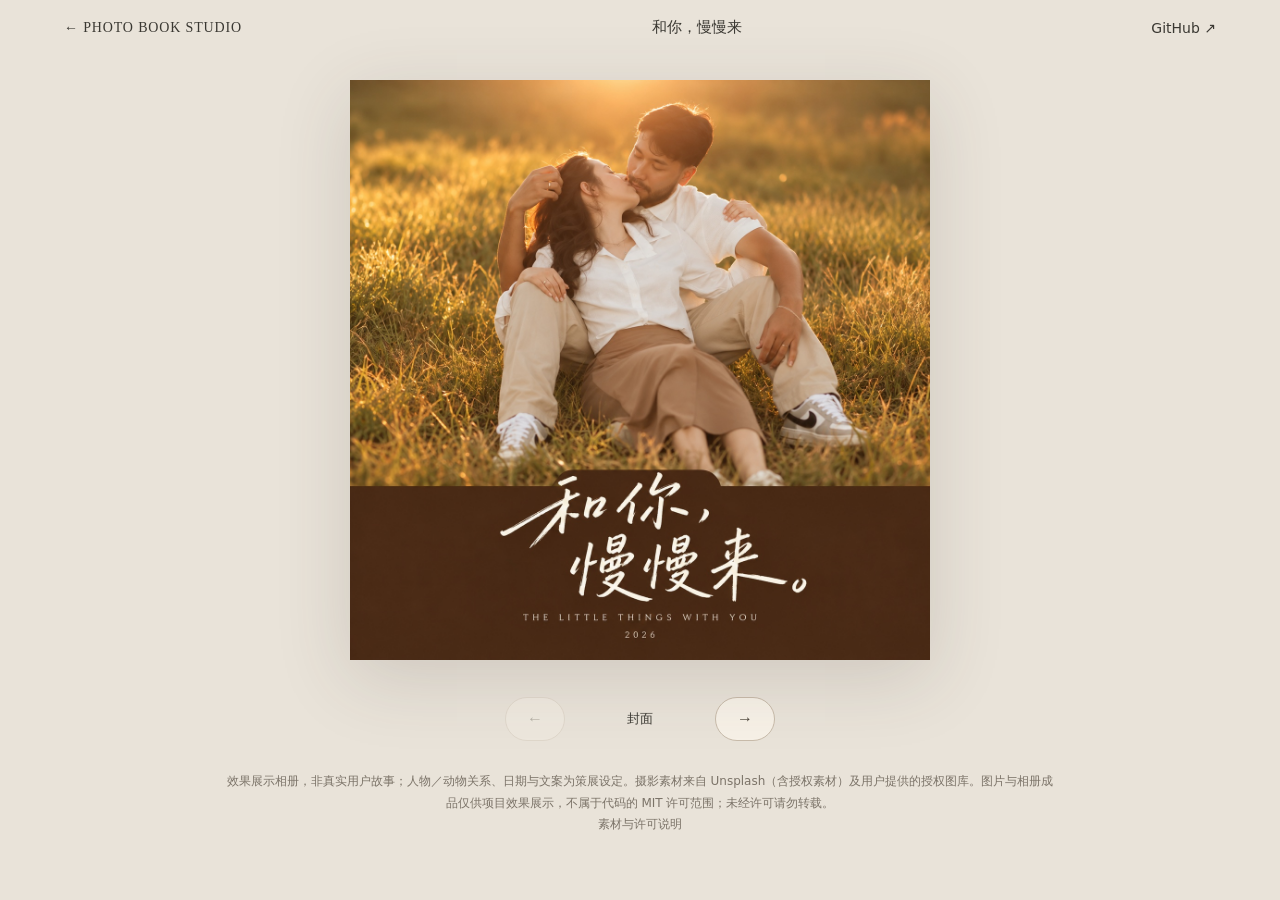
<file: docs/showcase/couple/index.html>
<!doctype html><html lang="zh-CN"><head><meta charset="utf-8"><meta name="viewport" content="width=device-width,initial-scale=1"><title>和你，慢慢来 · Photo Book Studio</title><style>
*{box-sizing:border-box}body{margin:0;background:#e9e3d9;color:#3a3832;font-family:system-ui,"Microsoft YaHei",sans-serif}header{display:flex;align-items:center;justify-content:space-between;gap:16px;padding:18px 5%;font-size:14px}a{color:inherit;text-decoration:none}.brand{font-family:Georgia,serif;letter-spacing:.06em}.title{font-size:15px}main{padding:24px 20px;min-height:70vh;display:grid;place-items:center}.sheet{width:min(1200px,100%);aspect-ratio:2;position:relative;overflow:hidden;background:#f5f0e7;box-shadow:0 18px 70px #463b3429}.sheet.cover{width:min(580px,100%);aspect-ratio:1}.sheet img{display:block;width:100%;height:100%;object-fit:contain}nav{display:flex;justify-content:center;align-items:center;gap:20px;padding:12px 20px 30px}button{background:#f7f1e7;border:1px solid #c8bbaa;border-radius:30px;padding:12px 21px;color:#4a4238;cursor:pointer;font-size:16px}button:disabled{opacity:.3;cursor:default}#counter{font-size:13px;min-width:110px;text-align:center}footer{max-width:880px;margin:0 auto;padding:0 24px 35px;font-size:12px;line-height:1.8;color:#7b7368;text-align:center}.mobile-help{display:none}@media(max-width:700px){header{flex-wrap:wrap}.sheet:not(.cover){aspect-ratio:1}.sheet:not(.cover) img{width:200%;max-width:none;object-fit:fill}.sheet.right img{transform:translateX(-50%)}main{min-height:0;padding:20px 12px}nav{gap:10px}.title{width:100%;font-size:19px}.mobile-help{display:block;font-size:12px;text-align:center;color:#837566}}button:focus-visible,a:focus-visible{outline:2px solid #ae6550;outline-offset:4px}</style></head><body><header><a class="brand" href="../../index.html">← PHOTO BOOK STUDIO</a><span class="title">和你，慢慢来</span><a href="https://github.com/strivekboy-coder/photo-book-studio">GitHub ↗</a></header><main><div class="sheet cover" id="sheet"><img id="image" src="cover.jpg" alt="相册封面"></div></main><div class="mobile-help">手机上按单页阅读；点箭头，也可以左右滑动。</div><nav><button id="prev" aria-label="上一页">←</button><span id="counter"></span><button id="next" aria-label="下一页">→</button></nav><footer>效果展示相册，非真实用户故事；人物／动物关系、日期与文案为策展设定。摄影素材来自 Unsplash（含授权素材）及用户提供的授权图库。图片与相册成品仅供项目效果展示，不属于代码的 MIT 许可范围；未经许可请勿转载。<br><a href="https://github.com/strivekboy-coder/photo-book-studio/blob/codex/initial-release/examples/README.md">素材与许可说明</a></footer><script>
const album={"title": "和你，慢慢来", "description": "10张照片，把约会、牵手和回家的路写成情书。", "selectedPhotos": 10, "viewerSpreads": 5, "pages": ["spread-02.jpg", "spread-03.jpg", "spread-04.jpg", "spread-05.jpg"], "cover": "cover.jpg"};const query=new URLSearchParams(location.search);let page=Math.max(0,Math.min(album.pages.length,Number(query.get('page'))||0)),side=page>0&&query.get('side')==='right'?1:0;const media=matchMedia('(max-width:700px)');const sheet=document.getElementById('sheet'),image=document.getElementById('image');function draw(){sheet.className='sheet'+(page===0?' cover':'')+(side?' right':'');image.src=page===0?album.cover:album.pages[page-1];image.alt=page===0?album.title+'封面':album.title+' 第'+page+'跨页';document.getElementById('counter').textContent=page===0?'封面':page+' / '+album.pages.length+(media.matches?(side?' · 右页':' · 左页'):'');document.getElementById('prev').disabled=page===0;document.getElementById('next').disabled=page===album.pages.length&&(!media.matches||side===1);const upcoming=album.pages[page];if(upcoming){const img=new Image();img.src=upcoming;}}function move(delta){if(media.matches){let leaf=page===0?0:1+(page-1)*2+side;leaf=Math.max(0,Math.min(album.pages.length*2,leaf+delta));page=leaf===0?0:1+Math.floor((leaf-1)/2);side=leaf===0?0:(leaf-1)%2;}else{page=Math.max(0,Math.min(album.pages.length,page+delta));side=0;}draw();}document.getElementById('prev').onclick=()=>move(-1);document.getElementById('next').onclick=()=>move(1);document.addEventListener('keydown',e=>{if(e.key==='ArrowLeft')move(-1);if(e.key==='ArrowRight'||e.key===' ') {e.preventDefault();move(1);}});media.addEventListener('change',()=>{side=0;draw();});let touchX=null;sheet.addEventListener('touchstart',e=>touchX=e.changedTouches[0].clientX,{passive:true});sheet.addEventListener('touchend',e=>{if(touchX!==null){const d=e.changedTouches[0].clientX-touchX;if(Math.abs(d)>45)move(d<0?1:-1);}touchX=null;},{passive:true});draw();</script></body></html>
</file>
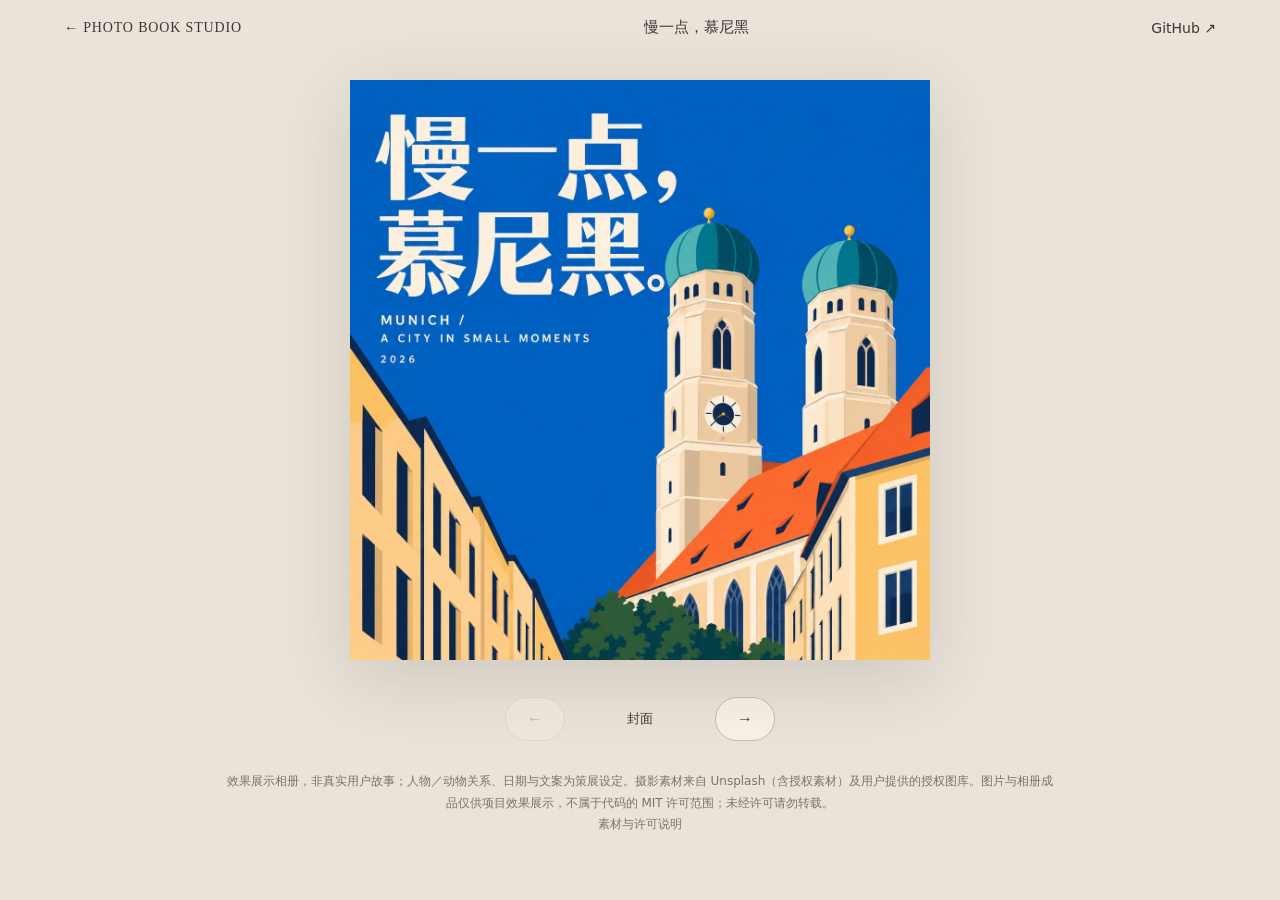
<file: docs/showcase/munich/index.html>
<!doctype html><html lang="zh-CN"><head><meta charset="utf-8"><meta name="viewport" content="width=device-width,initial-scale=1"><title>慢一点，慕尼黑 · Photo Book Studio</title><style>
*{box-sizing:border-box}body{margin:0;background:#e9e3d9;color:#3a3832;font-family:system-ui,"Microsoft YaHei",sans-serif}header{display:flex;align-items:center;justify-content:space-between;gap:16px;padding:18px 5%;font-size:14px}a{color:inherit;text-decoration:none}.brand{font-family:Georgia,serif;letter-spacing:.06em}.title{font-size:15px}main{padding:24px 20px;min-height:70vh;display:grid;place-items:center}.sheet{width:min(1200px,100%);aspect-ratio:2;position:relative;overflow:hidden;background:#f5f0e7;box-shadow:0 18px 70px #463b3429}.sheet.cover{width:min(580px,100%);aspect-ratio:1}.sheet img{display:block;width:100%;height:100%;object-fit:contain}nav{display:flex;justify-content:center;align-items:center;gap:20px;padding:12px 20px 30px}button{background:#f7f1e7;border:1px solid #c8bbaa;border-radius:30px;padding:12px 21px;color:#4a4238;cursor:pointer;font-size:16px}button:disabled{opacity:.3;cursor:default}#counter{font-size:13px;min-width:110px;text-align:center}footer{max-width:880px;margin:0 auto;padding:0 24px 35px;font-size:12px;line-height:1.8;color:#7b7368;text-align:center}.mobile-help{display:none}@media(max-width:700px){header{flex-wrap:wrap}.sheet:not(.cover){aspect-ratio:1}.sheet:not(.cover) img{width:200%;max-width:none;object-fit:fill}.sheet.right img{transform:translateX(-50%)}main{min-height:0;padding:20px 12px}nav{gap:10px}.title{width:100%;font-size:19px}.mobile-help{display:block;font-size:12px;text-align:center;color:#837566}}button:focus-visible,a:focus-visible{outline:2px solid #ae6550;outline-offset:4px}</style></head><body><header><a class="brand" href="../../index.html">← PHOTO BOOK STUDIO</a><span class="title">慢一点，慕尼黑</span><a href="https://github.com/strivekboy-coder/photo-book-studio">GitHub ↗</a></header><main><div class="sheet cover" id="sheet"><img id="image" src="cover.jpg" alt="相册封面"></div></main><div class="mobile-help">手机上按单页阅读；点箭头，也可以左右滑动。</div><nav><button id="prev" aria-label="上一页">←</button><span id="counter"></span><button id="next" aria-label="下一页">→</button></nav><footer>效果展示相册，非真实用户故事；人物／动物关系、日期与文案为策展设定。摄影素材来自 Unsplash（含授权素材）及用户提供的授权图库。图片与相册成品仅供项目效果展示，不属于代码的 MIT 许可范围；未经许可请勿转载。<br><a href="https://github.com/strivekboy-coder/photo-book-studio/blob/codex/initial-release/examples/README.md">素材与许可说明</a></footer><script>
const album={"title": "慢一点，慕尼黑", "description": "17张旅行照片，装下街头、河流和下一次出发。", "selectedPhotos": 17, "viewerSpreads": 8, "pages": ["spread-02.jpg", "spread-03.jpg", "spread-04.jpg", "spread-05.jpg", "spread-06.jpg", "spread-07.jpg", "spread-08.jpg"], "cover": "cover.jpg"};const query=new URLSearchParams(location.search);let page=Math.max(0,Math.min(album.pages.length,Number(query.get('page'))||0)),side=page>0&&query.get('side')==='right'?1:0;const media=matchMedia('(max-width:700px)');const sheet=document.getElementById('sheet'),image=document.getElementById('image');function draw(){sheet.className='sheet'+(page===0?' cover':'')+(side?' right':'');image.src=page===0?album.cover:album.pages[page-1];image.alt=page===0?album.title+'封面':album.title+' 第'+page+'跨页';document.getElementById('counter').textContent=page===0?'封面':page+' / '+album.pages.length+(media.matches?(side?' · 右页':' · 左页'):'');document.getElementById('prev').disabled=page===0;document.getElementById('next').disabled=page===album.pages.length&&(!media.matches||side===1);const upcoming=album.pages[page];if(upcoming){const img=new Image();img.src=upcoming;}}function move(delta){if(media.matches){let leaf=page===0?0:1+(page-1)*2+side;leaf=Math.max(0,Math.min(album.pages.length*2,leaf+delta));page=leaf===0?0:1+Math.floor((leaf-1)/2);side=leaf===0?0:(leaf-1)%2;}else{page=Math.max(0,Math.min(album.pages.length,page+delta));side=0;}draw();}document.getElementById('prev').onclick=()=>move(-1);document.getElementById('next').onclick=()=>move(1);document.addEventListener('keydown',e=>{if(e.key==='ArrowLeft')move(-1);if(e.key==='ArrowRight'||e.key===' ') {e.preventDefault();move(1);}});media.addEventListener('change',()=>{side=0;draw();});let touchX=null;sheet.addEventListener('touchstart',e=>touchX=e.changedTouches[0].clientX,{passive:true});sheet.addEventListener('touchend',e=>{if(touchX!==null){const d=e.changedTouches[0].clientX-touchX;if(Math.abs(d)>45)move(d<0?1:-1);}touchX=null;},{passive:true});draw();</script></body></html>
</file>
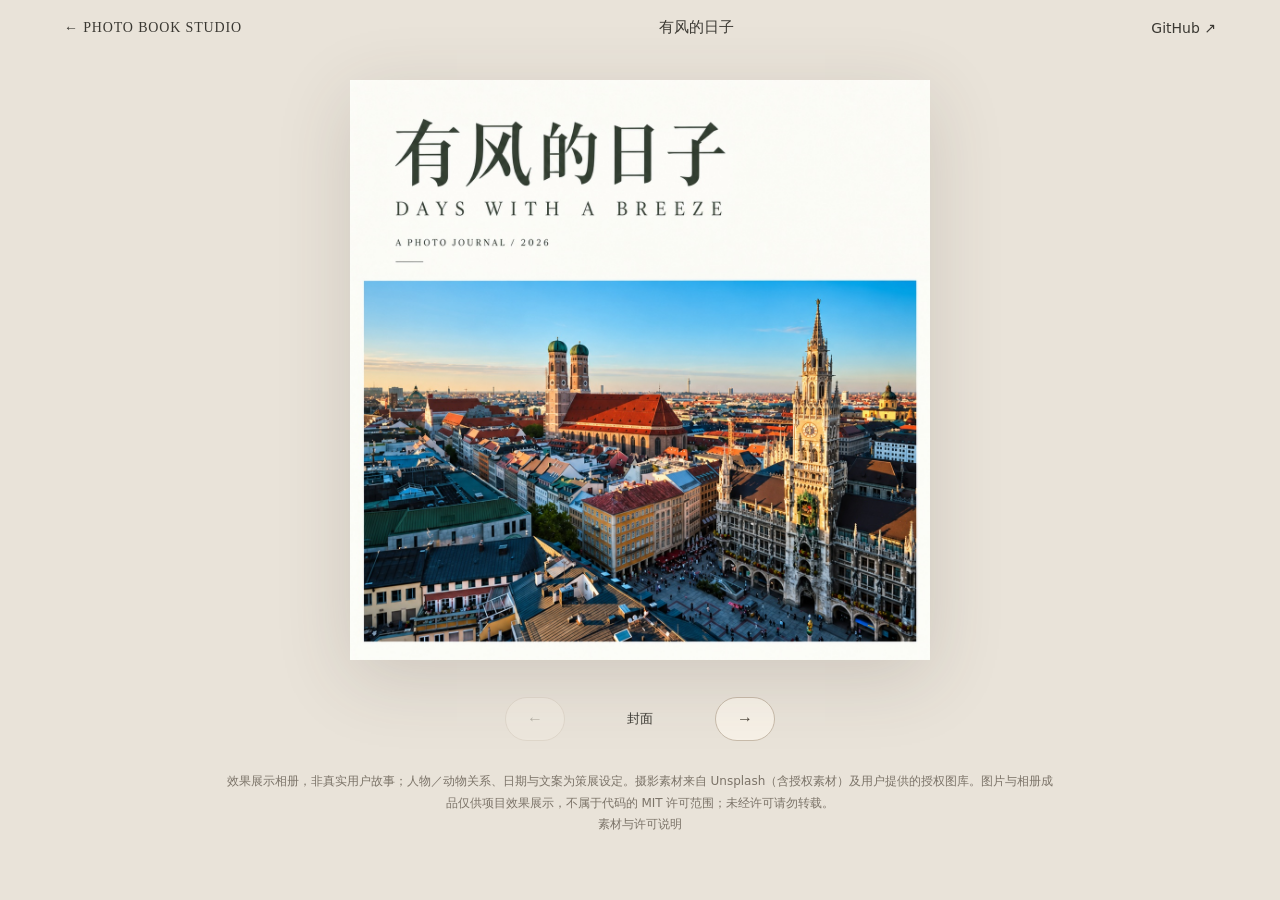
<file: docs/showcase/photographic-story/index.html>
<!doctype html><html lang="zh-CN"><head><meta charset="utf-8"><meta name="viewport" content="width=device-width,initial-scale=1"><title>有风的日子 · Photo Book Studio</title><style>
*{box-sizing:border-box}body{margin:0;background:#e9e3d9;color:#3a3832;font-family:system-ui,"Microsoft YaHei",sans-serif}header{display:flex;align-items:center;justify-content:space-between;gap:16px;padding:18px 5%;font-size:14px}a{color:inherit;text-decoration:none}.brand{font-family:Georgia,serif;letter-spacing:.06em}.title{font-size:15px}main{padding:24px 20px;min-height:70vh;display:grid;place-items:center}.sheet{width:min(1200px,100%);aspect-ratio:2;position:relative;overflow:hidden;background:#f5f0e7;box-shadow:0 18px 70px #463b3429}.sheet.cover{width:min(580px,100%);aspect-ratio:1}.sheet img{display:block;width:100%;height:100%;object-fit:contain}nav{display:flex;justify-content:center;align-items:center;gap:20px;padding:12px 20px 30px}button{background:#f7f1e7;border:1px solid #c8bbaa;border-radius:30px;padding:12px 21px;color:#4a4238;cursor:pointer;font-size:16px}button:disabled{opacity:.3;cursor:default}#counter{font-size:13px;min-width:110px;text-align:center}footer{max-width:880px;margin:0 auto;padding:0 24px 35px;font-size:12px;line-height:1.8;color:#7b7368;text-align:center}.mobile-help{display:none}@media(max-width:700px){header{flex-wrap:wrap}.sheet:not(.cover){aspect-ratio:1}.sheet:not(.cover) img{width:200%;max-width:none;object-fit:fill}.sheet.right img{transform:translateX(-50%)}main{min-height:0;padding:20px 12px}nav{gap:10px}.title{width:100%;font-size:19px}.mobile-help{display:block;font-size:12px;text-align:center;color:#837566}}button:focus-visible,a:focus-visible{outline:2px solid #ae6550;outline-offset:4px}</style></head><body><header><a class="brand" href="../../index.html">← PHOTO BOOK STUDIO</a><span class="title">有风的日子</span><a href="https://github.com/strivekboy-coder/photo-book-studio">GitHub ↗</a></header><main><div class="sheet cover" id="sheet"><img id="image" src="cover.jpg" alt="相册封面"></div></main><div class="mobile-help">手机上按单页阅读；点箭头，也可以左右滑动。</div><nav><button id="prev" aria-label="上一页">←</button><span id="counter"></span><button id="next" aria-label="下一页">→</button></nav><footer>效果展示相册，非真实用户故事；人物／动物关系、日期与文案为策展设定。摄影素材来自 Unsplash（含授权素材）及用户提供的授权图库。图片与相册成品仅供项目效果展示，不属于代码的 MIT 许可范围；未经许可请勿转载。<br><a href="https://github.com/strivekboy-coder/photo-book-studio/blob/codex/initial-release/examples/README.md">素材与许可说明</a></footer><script>
const album={"title": "有风的日子", "description": "旅行与日常的摄影叙事：跨页场景、浮动插图和留白", "selectedPhotos": 12, "viewerSpreads": 5, "pages": ["spread-02.jpg", "spread-03.jpg", "spread-04.jpg", "spread-05.jpg"], "cover": "cover.jpg"};const query=new URLSearchParams(location.search);let page=Math.max(0,Math.min(album.pages.length,Number(query.get('page'))||0)),side=page>0&&query.get('side')==='right'?1:0;const media=matchMedia('(max-width:700px)');const sheet=document.getElementById('sheet'),image=document.getElementById('image');function draw(){sheet.className='sheet'+(page===0?' cover':'')+(side?' right':'');image.src=page===0?album.cover:album.pages[page-1];image.alt=page===0?album.title+'封面':album.title+' 第'+page+'跨页';document.getElementById('counter').textContent=page===0?'封面':page+' / '+album.pages.length+(media.matches?(side?' · 右页':' · 左页'):'');document.getElementById('prev').disabled=page===0;document.getElementById('next').disabled=page===album.pages.length&&(!media.matches||side===1);const upcoming=album.pages[page];if(upcoming){const img=new Image();img.src=upcoming;}}function move(delta){if(media.matches){let leaf=page===0?0:1+(page-1)*2+side;leaf=Math.max(0,Math.min(album.pages.length*2,leaf+delta));page=leaf===0?0:1+Math.floor((leaf-1)/2);side=leaf===0?0:(leaf-1)%2;}else{page=Math.max(0,Math.min(album.pages.length,page+delta));side=0;}draw();}document.getElementById('prev').onclick=()=>move(-1);document.getElementById('next').onclick=()=>move(1);document.addEventListener('keydown',e=>{if(e.key==='ArrowLeft')move(-1);if(e.key==='ArrowRight'||e.key===' ') {e.preventDefault();move(1);}});media.addEventListener('change',()=>{side=0;draw();});let touchX=null;sheet.addEventListener('touchstart',e=>touchX=e.changedTouches[0].clientX,{passive:true});sheet.addEventListener('touchend',e=>{if(touchX!==null){const d=e.changedTouches[0].clientX-touchX;if(Math.abs(d)>45)move(d<0?1:-1);}touchX=null;},{passive:true});draw();</script></body></html>
</file>
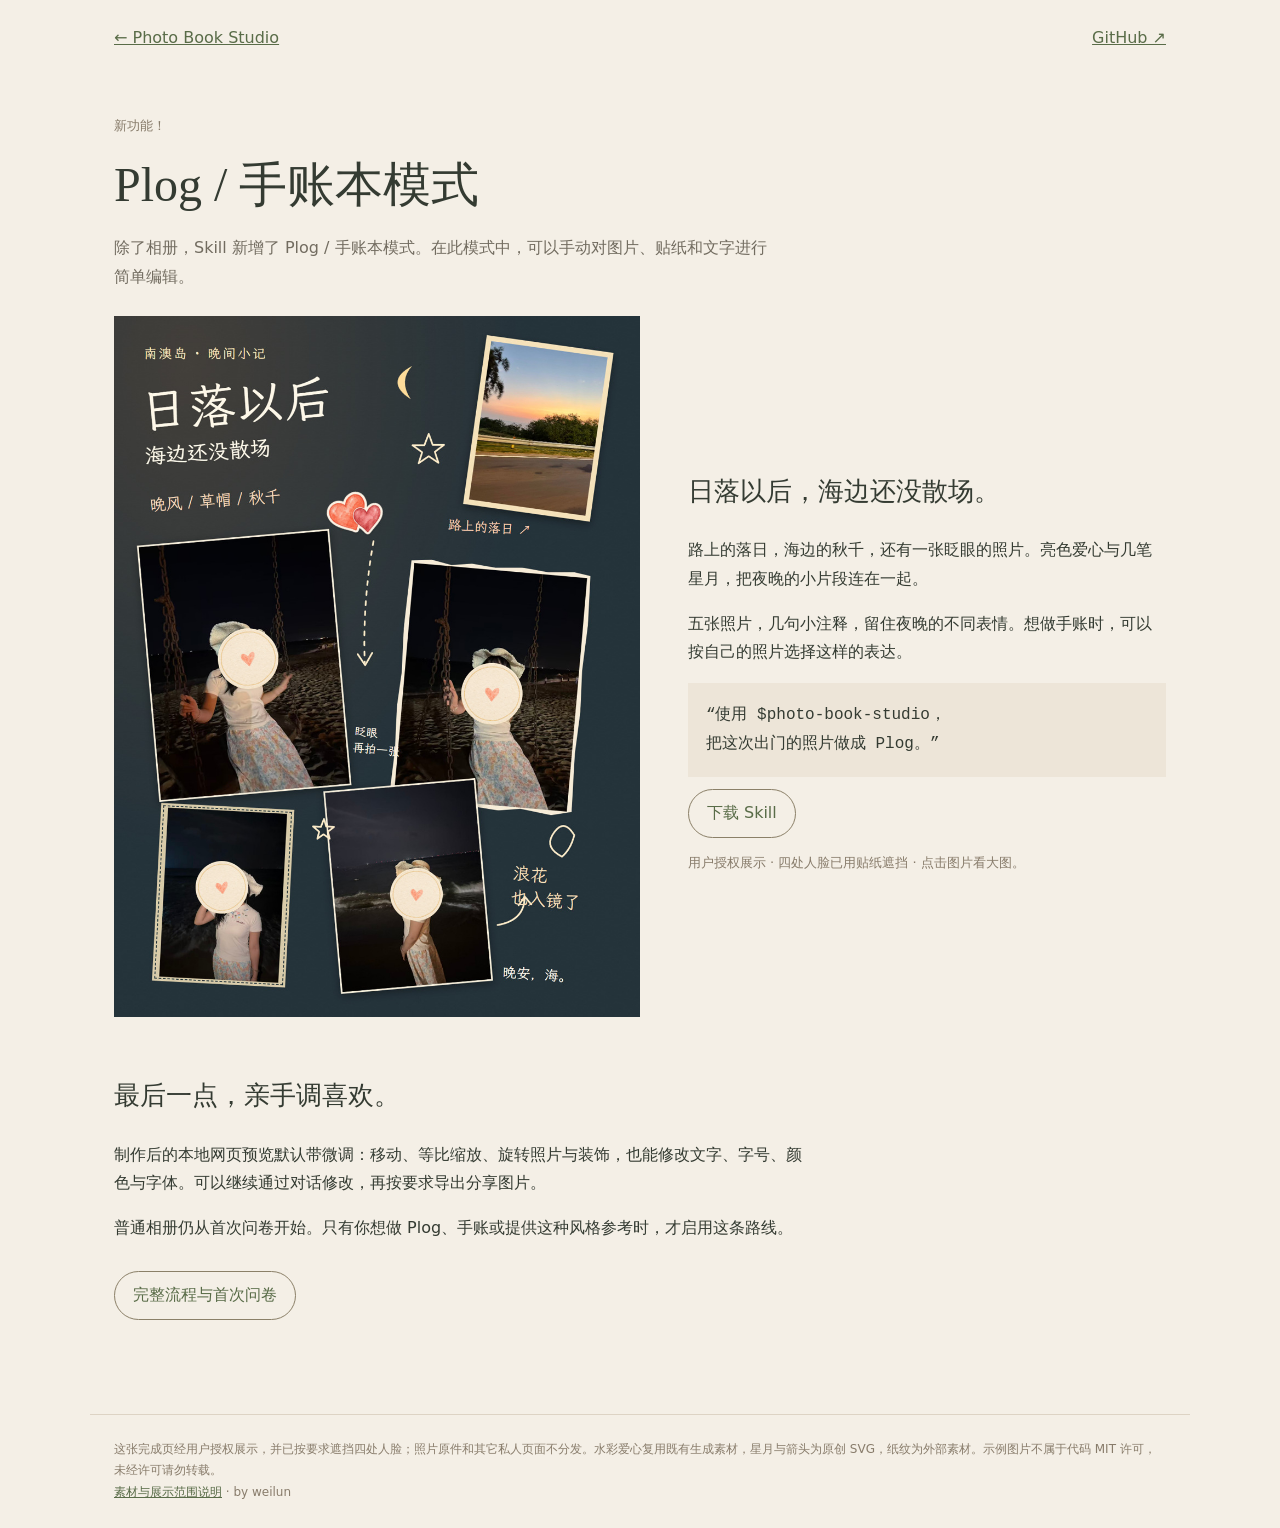
<file: docs/showcase/plog/index.html>
<!doctype html><html lang="zh-CN"><meta charset="utf-8"><meta name="viewport" content="width=device-width,initial-scale=1"><title>把一次出门，贴成一页 · Photo Book Studio</title><style>
*{box-sizing:border-box}body{margin:0;background:#f4efe6;color:#343b32;font:16px/1.8 system-ui}header,main,footer{max-width:1100px;margin:auto;padding:24px}header{display:flex;justify-content:space-between}a{color:#596c48}h1{font:clamp(30px,4vw,48px)/1.4 'KaiTi',serif;margin:14px 0}h2{font-size:26px;font-weight:500}.lede{max-width:660px;color:#726c60}.hero{display:grid;grid-template-columns:1.1fr 1fr;gap:48px;align-items:center;margin:24px 0 55px}.hero img{display:block;width:100%;max-height:78vh;object-fit:contain}.note{font-size:13px;color:#877b6a}.button{display:inline-block;padding:9px 18px;border:1px solid #8b8068;border-radius:25px;text-decoration:none;margin-top:12px}code{display:block;padding:18px;background:#ede5d8;white-space:normal;font:16px/1.8 inherit}.fine-tune{margin:45px 0 30px;max-width:700px}footer{font-size:12px;color:#887c6b;border-top:1px solid #ddd3c4;margin-top:40px}.button:focus-visible{outline:2px solid #a9654c;outline-offset:5px}@media(max-width:700px){header,main,footer{padding:18px}.hero{grid-template-columns:1fr;gap:20px}.hero img{max-height:78vh}h2{font-size:23px}}
</style><header><a href="../../">← Photo Book Studio</a><a href="https://github.com/strivekboy-coder/photo-book-studio">GitHub ↗</a></header><main><p class="note">新功能！</p><h1>Plog / 手账本模式</h1><p class="lede">除了相册，Skill 新增了 Plog / 手账本模式。在此模式中，可以手动对图片、贴纸和文字进行简单编辑。</p><section class="hero"><a href="plog-masked.jpg"><img src="plog-masked.jpg" alt="日落、海边秋千和星月爱心组成的第一版Plog夜间页"></a><div><h2>日落以后，海边还没散场。</h2><p>路上的落日，海边的秋千，还有一张眨眼的照片。亮色爱心与几笔星月，把夜晚的小片段连在一起。</p><p>五张照片，几句小注释，留住夜晚的不同表情。想做手账时，可以按自己的照片选择这样的表达。</p><code>“使用 $photo-book-studio，<br>把这次出门的照片做成 Plog。”</code><a class="button" href="https://github.com/strivekboy-coder/photo-book-studio/releases">下载 Skill</a><p class="note">用户授权展示 · 四处人脸已用贴纸遮挡 · 点击图片看大图。</p></div></section><section class="fine-tune"><h2>最后一点，亲手调喜欢。</h2><p>制作后的本地网页预览默认带微调：移动、等比缩放、旋转照片与装饰，也能修改文字、字号、颜色与字体。可以继续通过对话修改，再按要求导出分享图片。</p><p>普通相册仍从首次问卷开始。只有你想做 Plog、手账或提供这种风格参考时，才启用这条路线。</p><a class="button" href="https://github.com/strivekboy-coder/photo-book-studio/blob/codex/initial-release/docs/PROCESS.md">完整流程与首次问卷</a></section></main><footer>这张完成页经用户授权展示，并已按要求遮挡四处人脸；照片原件和其它私人页面不分发。水彩爱心复用既有生成素材，星月与箭头为原创 SVG，纸纹为外部素材。示例图片不属于代码 MIT 许可，未经许可请勿转载。<br><a href="https://github.com/strivekboy-coder/photo-book-studio/blob/codex/initial-release/examples/plog-sources.json">素材与展示范围说明</a> · by weilun</footer></html>
</file>
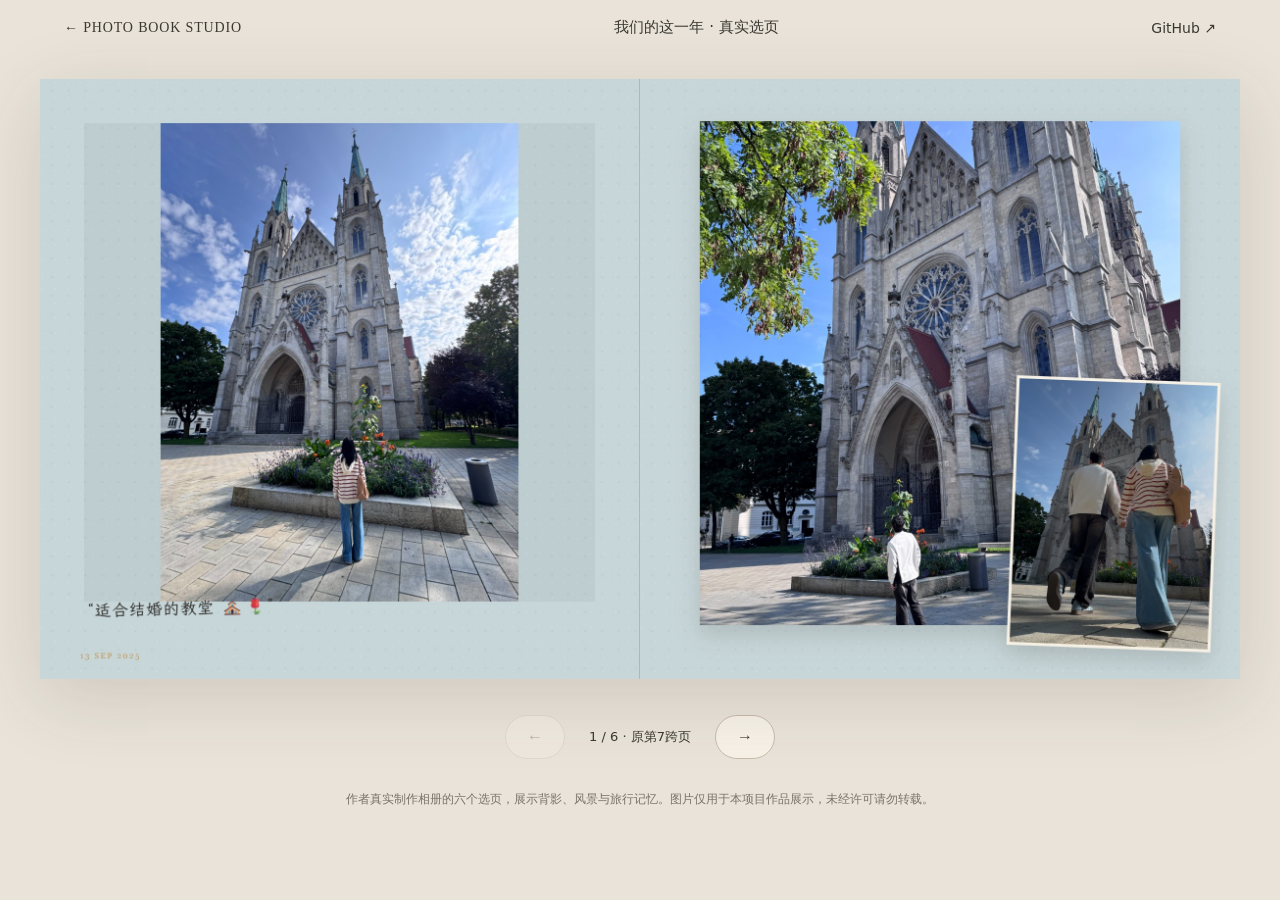
<file: docs/showcase/real-life/index.html>
<!doctype html><html lang="zh-CN"><head><meta charset="utf-8"><meta name="viewport" content="width=device-width,initial-scale=1"><title>我们的这一年 · 真实选页 · Photo Book Studio</title><style>
*{box-sizing:border-box}body{margin:0;background:#e9e3d9;color:#3a3832;font-family:system-ui,"Microsoft YaHei",sans-serif}header{display:flex;align-items:center;justify-content:space-between;gap:16px;padding:18px 5%;font-size:14px}a{color:inherit;text-decoration:none}.brand{font-family:Georgia,serif;letter-spacing:.06em}.title{font-size:15px}main{padding:24px 20px;min-height:70vh;display:grid;place-items:center}.sheet{width:min(1200px,100%);aspect-ratio:2;position:relative;overflow:hidden;background:#f5f0e7;box-shadow:0 18px 70px #463b3429}.sheet.cover{width:min(580px,100%);aspect-ratio:1}.sheet img{display:block;width:100%;height:100%;object-fit:contain}nav{display:flex;justify-content:center;align-items:center;gap:20px;padding:12px 20px 30px}button{background:#f7f1e7;border:1px solid #c8bbaa;border-radius:30px;padding:12px 21px;color:#4a4238;cursor:pointer;font-size:16px}button:disabled{opacity:.3;cursor:default}#counter{font-size:13px;min-width:110px;text-align:center}footer{max-width:880px;margin:0 auto;padding:0 24px 35px;font-size:12px;line-height:1.8;color:#7b7368;text-align:center}.mobile-help{display:none}@media(max-width:700px){header{flex-wrap:wrap}.sheet:not(.cover){aspect-ratio:1}.sheet:not(.cover) img{width:200%;max-width:none;object-fit:fill}.sheet.right img{transform:translateX(-50%)}main{min-height:0;padding:20px 12px}nav{gap:10px}.title{width:100%;font-size:19px}.mobile-help{display:block;font-size:12px;text-align:center;color:#837566}}button:focus-visible,a:focus-visible{outline:2px solid #ae6550;outline-offset:4px}</style></head><body><header><a class="brand" href="../../index.html">← PHOTO BOOK STUDIO</a><span class="title">我们的这一年 · 真实选页</span><a href="https://github.com/strivekboy-coder/photo-book-studio">GitHub ↗</a></header><main><div class="sheet" id="sheet"><img id="image" src="spread-07.jpg" alt="真实相册第7跨页"></div></main><div class="mobile-help">手机上按单页阅读；点箭头，也可以左右滑动。</div><nav><button id="prev" aria-label="上一页">←</button><span id="counter"></span><button id="next" aria-label="下一页">→</button></nav><footer>作者真实制作相册的六个选页，展示背影、风景与旅行记忆。图片仅用于本项目作品展示，未经许可请勿转载。</footer><script>const album={"title": "我们的这一年 · 真实选页", "description": "六个背影与风景片段", "originalViewerPages": [7, 14, 15, 55, 58, 68], "pages": ["spread-07.jpg", "spread-14.jpg", "spread-15.jpg", "spread-55.jpg", "spread-58.jpg", "spread-68.jpg"], "privateSourcePublished": false, "onlySelectedSpreadsPublished": true, "postcardPersonalTextRemoved": true};const query=new URLSearchParams(location.search),media=matchMedia('(max-width:700px)');let index=Math.max(0,Math.min(album.pages.length-1,(Number(query.get('page'))||1)-1)),side=query.get('side')==='right'?1:0;const sheet=document.getElementById('sheet'),image=document.getElementById('image');function draw(){sheet.className='sheet'+(side?' right':'');image.src=album.pages[index];image.alt='原相册第'+album.originalViewerPages[index]+'跨页';document.getElementById('counter').textContent=(index+1)+' / '+album.pages.length+' · 原第'+album.originalViewerPages[index]+'跨页'+(media.matches?(side?' · 右页':' · 左页'):'');document.getElementById('prev').disabled=index===0&&(!media.matches||side===0);document.getElementById('next').disabled=index===album.pages.length-1&&(!media.matches||side===1);}function move(d){if(media.matches){const leaf=Math.max(0,Math.min(album.pages.length*2-1,index*2+side+d));index=Math.floor(leaf/2);side=leaf%2;}else{index=Math.max(0,Math.min(album.pages.length-1,index+d));side=0;}draw();}document.getElementById('prev').onclick=()=>move(-1);document.getElementById('next').onclick=()=>move(1);document.addEventListener('keydown',e=>{if(e.key==='ArrowLeft')move(-1);if(e.key==='ArrowRight'||e.key===' '){e.preventDefault();move(1);}});media.addEventListener('change',()=>{side=0;draw();});let startX=null;sheet.addEventListener('touchstart',e=>startX=e.changedTouches[0].clientX,{passive:true});sheet.addEventListener('touchend',e=>{const d=e.changedTouches[0].clientX-startX;if(startX!==null&&Math.abs(d)>45)move(d<0?1:-1);startX=null;},{passive:true});draw();</script></body></html>
</file>
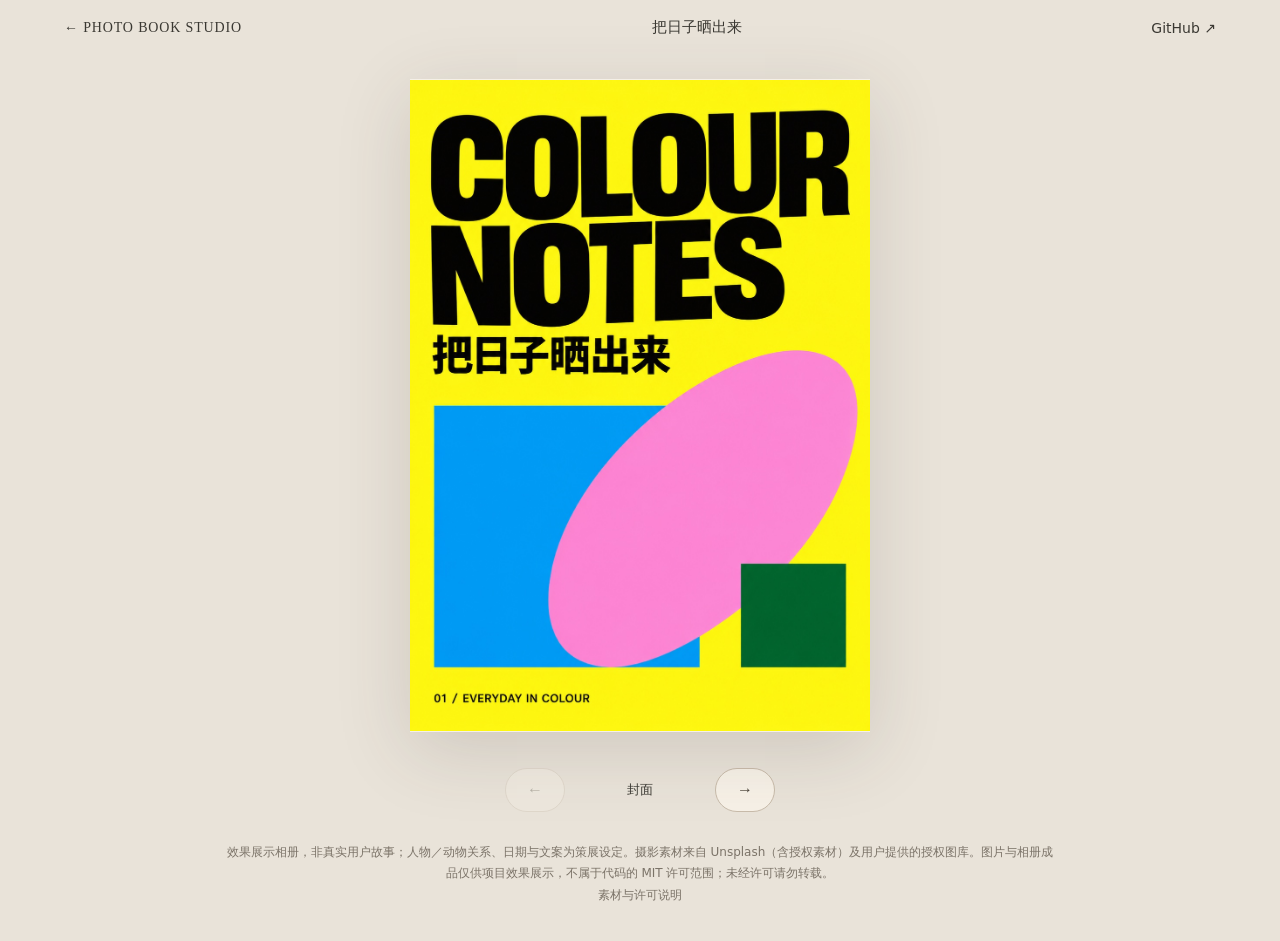
<file: docs/showcase/zine-collage/index.html>
<!doctype html><html lang="zh-CN"><head><meta charset="utf-8"><meta name="viewport" content="width=device-width,initial-scale=1"><title>把日子晒出来 · Photo Book Studio</title><style>
*{box-sizing:border-box}body{margin:0;background:#e9e3d9;color:#3a3832;font-family:system-ui,"Microsoft YaHei",sans-serif}header{display:flex;align-items:center;justify-content:space-between;gap:16px;padding:18px 5%;font-size:14px}a{color:inherit;text-decoration:none}.brand{font-family:Georgia,serif;letter-spacing:.06em}.title{font-size:15px}main{padding:24px 20px;min-height:70vh;display:grid;place-items:center}.sheet{width:min(1200px,100%);aspect-ratio:1.4095238095;position:relative;overflow:hidden;background:#f5f0e7;box-shadow:0 18px 70px #463b3429}.sheet.cover{width:min(580px,100%);aspect-ratio:1}.sheet img{display:block;width:100%;height:100%;object-fit:contain}nav{display:flex;justify-content:center;align-items:center;gap:20px;padding:12px 20px 30px}button{background:#f7f1e7;border:1px solid #c8bbaa;border-radius:30px;padding:12px 21px;color:#4a4238;cursor:pointer;font-size:16px}button:disabled{opacity:.3;cursor:default}#counter{font-size:13px;min-width:110px;text-align:center}footer{max-width:880px;margin:0 auto;padding:0 24px 35px;font-size:12px;line-height:1.8;color:#7b7368;text-align:center}.mobile-help{display:none}@media(max-width:700px){header{flex-wrap:wrap}.sheet:not(.cover){aspect-ratio:1}.sheet:not(.cover) img{width:200%;max-width:none;object-fit:fill}.sheet.right img{transform:translateX(-50%)}main{min-height:0;padding:20px 12px}nav{gap:10px}.title{width:100%;font-size:19px}.mobile-help{display:block;font-size:12px;text-align:center;color:#837566}}button:focus-visible,a:focus-visible{outline:2px solid #ae6550;outline-offset:4px}.sheet.cover{aspect-ratio:.7047619048;width:min(460px,100%)}</style></head><body><header><a class="brand" href="../../index.html">← PHOTO BOOK STUDIO</a><span class="title">把日子晒出来</span><a href="https://github.com/strivekboy-coder/photo-book-studio">GitHub ↗</a></header><main><div class="sheet cover" id="sheet"><img id="image" src="cover.jpg" alt="相册封面"></div></main><div class="mobile-help">手机上按单页阅读；点箭头，也可以左右滑动。</div><nav><button id="prev" aria-label="上一页">←</button><span id="counter"></span><button id="next" aria-label="下一页">→</button></nav><footer>效果展示相册，非真实用户故事；人物／动物关系、日期与文案为策展设定。摄影素材来自 Unsplash（含授权素材）及用户提供的授权图库。图片与相册成品仅供项目效果展示，不属于代码的 MIT 许可范围；未经许可请勿转载。<br><a href="https://github.com/strivekboy-coder/photo-book-studio/blob/codex/initial-release/examples/README.md">素材与许可说明</a></footer><script>
const album={"title": "把日子晒出来", "description": "同一组12张照片的独立 zine 风格研究", "selectedPhotos": 12, "viewerSpreads": 4, "pages": ["spread-02.jpg?v=041", "spread-03.jpg?v=041", "spread-04.jpg?v=041"], "cover": "cover.jpg", "pageRatio": 0.7047619047619048};const query=new URLSearchParams(location.search);let page=Math.max(0,Math.min(album.pages.length,Number(query.get('page'))||0)),side=page>0&&query.get('side')==='right'?1:0;const media=matchMedia('(max-width:700px)');const sheet=document.getElementById('sheet'),image=document.getElementById('image');function draw(){sheet.className='sheet'+(page===0?' cover':'')+(side?' right':'');image.src=page===0?album.cover:album.pages[page-1];image.alt=page===0?album.title+'封面':album.title+' 第'+page+'跨页';document.getElementById('counter').textContent=page===0?'封面':page+' / '+album.pages.length+(media.matches?(side?' · 右页':' · 左页'):'');document.getElementById('prev').disabled=page===0;document.getElementById('next').disabled=page===album.pages.length&&(!media.matches||side===1);const upcoming=album.pages[page];if(upcoming){const img=new Image();img.src=upcoming;}}function move(delta){if(media.matches){let leaf=page===0?0:1+(page-1)*2+side;leaf=Math.max(0,Math.min(album.pages.length*2,leaf+delta));page=leaf===0?0:1+Math.floor((leaf-1)/2);side=leaf===0?0:(leaf-1)%2;}else{page=Math.max(0,Math.min(album.pages.length,page+delta));side=0;}draw();}document.getElementById('prev').onclick=()=>move(-1);document.getElementById('next').onclick=()=>move(1);document.addEventListener('keydown',e=>{if(e.key==='ArrowLeft')move(-1);if(e.key==='ArrowRight'||e.key===' ') {e.preventDefault();move(1);}});media.addEventListener('change',()=>{side=0;draw();});let touchX=null;sheet.addEventListener('touchstart',e=>touchX=e.changedTouches[0].clientX,{passive:true});sheet.addEventListener('touchend',e=>{if(touchX!==null){const d=e.changedTouches[0].clientX-touchX;if(Math.abs(d)>45)move(d<0?1:-1);}touchX=null;},{passive:true});draw();</script></body></html>
</file>
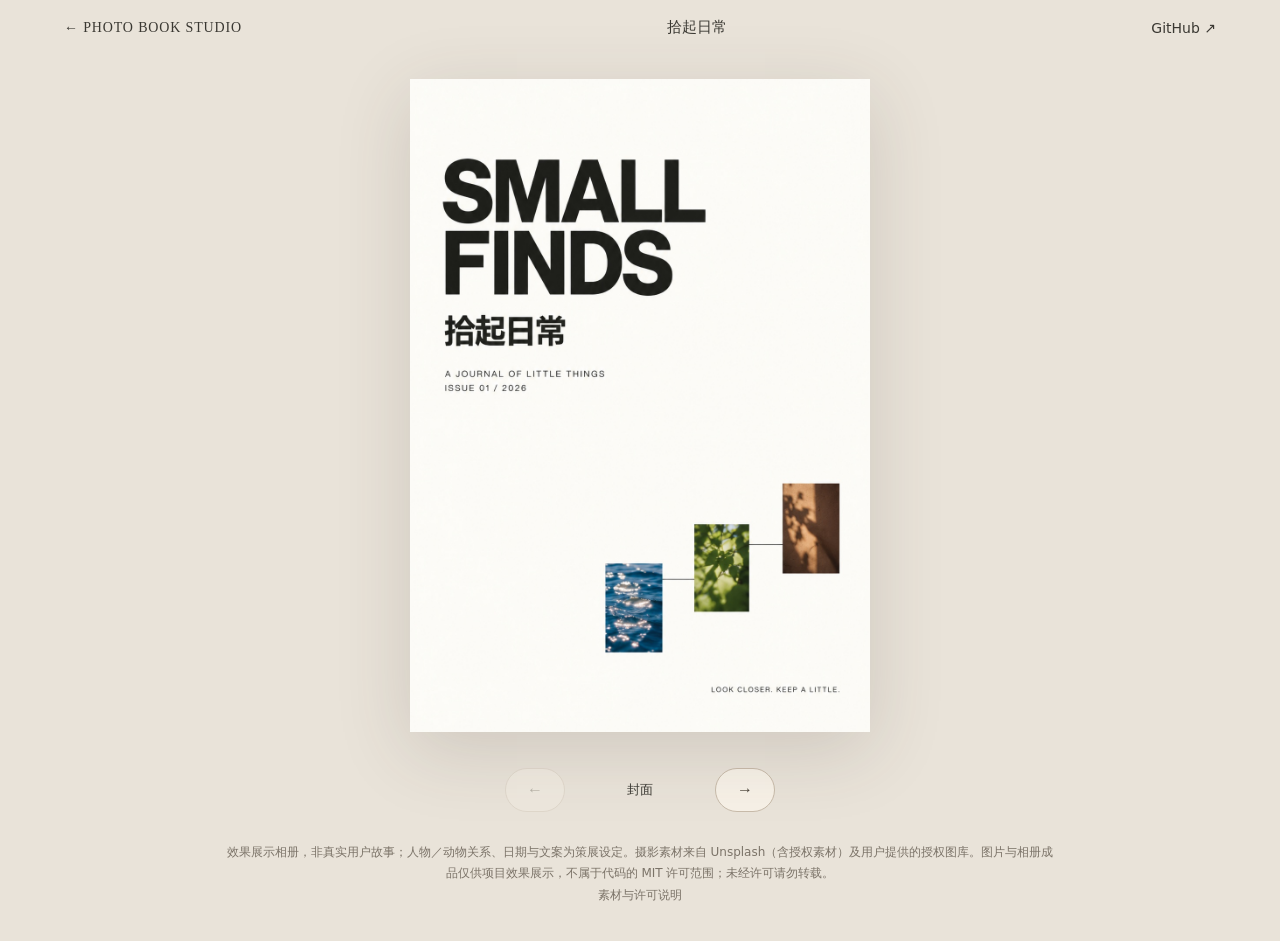
<file: docs/showcase/zine-editorial/index.html>
<!doctype html><html lang="zh-CN"><head><meta charset="utf-8"><meta name="viewport" content="width=device-width,initial-scale=1"><title>拾起日常 · Photo Book Studio</title><style>
*{box-sizing:border-box}body{margin:0;background:#e9e3d9;color:#3a3832;font-family:system-ui,"Microsoft YaHei",sans-serif}header{display:flex;align-items:center;justify-content:space-between;gap:16px;padding:18px 5%;font-size:14px}a{color:inherit;text-decoration:none}.brand{font-family:Georgia,serif;letter-spacing:.06em}.title{font-size:15px}main{padding:24px 20px;min-height:70vh;display:grid;place-items:center}.sheet{width:min(1200px,100%);aspect-ratio:1.4095238095;position:relative;overflow:hidden;background:#f5f0e7;box-shadow:0 18px 70px #463b3429}.sheet.cover{width:min(580px,100%);aspect-ratio:1}.sheet img{display:block;width:100%;height:100%;object-fit:contain}nav{display:flex;justify-content:center;align-items:center;gap:20px;padding:12px 20px 30px}button{background:#f7f1e7;border:1px solid #c8bbaa;border-radius:30px;padding:12px 21px;color:#4a4238;cursor:pointer;font-size:16px}button:disabled{opacity:.3;cursor:default}#counter{font-size:13px;min-width:110px;text-align:center}footer{max-width:880px;margin:0 auto;padding:0 24px 35px;font-size:12px;line-height:1.8;color:#7b7368;text-align:center}.mobile-help{display:none}@media(max-width:700px){header{flex-wrap:wrap}.sheet:not(.cover){aspect-ratio:1}.sheet:not(.cover) img{width:200%;max-width:none;object-fit:fill}.sheet.right img{transform:translateX(-50%)}main{min-height:0;padding:20px 12px}nav{gap:10px}.title{width:100%;font-size:19px}.mobile-help{display:block;font-size:12px;text-align:center;color:#837566}}button:focus-visible,a:focus-visible{outline:2px solid #ae6550;outline-offset:4px}.sheet.cover{aspect-ratio:.7047619048;width:min(460px,100%)}</style></head><body><header><a class="brand" href="../../index.html">← PHOTO BOOK STUDIO</a><span class="title">拾起日常</span><a href="https://github.com/strivekboy-coder/photo-book-studio">GitHub ↗</a></header><main><div class="sheet cover" id="sheet"><img id="image" src="cover.jpg" alt="相册封面"></div></main><div class="mobile-help">手机上按单页阅读；点箭头，也可以左右滑动。</div><nav><button id="prev" aria-label="上一页">←</button><span id="counter"></span><button id="next" aria-label="下一页">→</button></nav><footer>效果展示相册，非真实用户故事；人物／动物关系、日期与文案为策展设定。摄影素材来自 Unsplash（含授权素材）及用户提供的授权图库。图片与相册成品仅供项目效果展示，不属于代码的 MIT 许可范围；未经许可请勿转载。<br><a href="https://github.com/strivekboy-coder/photo-book-studio/blob/codex/initial-release/examples/README.md">素材与许可说明</a></footer><script>
const album={"title": "拾起日常", "description": "同一组12张照片的独立 zine 风格研究", "selectedPhotos": 12, "viewerSpreads": 4, "pages": ["spread-02.jpg?v=041", "spread-03.jpg?v=041", "spread-04.jpg?v=041"], "cover": "cover.jpg", "pageRatio": 0.7047619047619048};const query=new URLSearchParams(location.search);let page=Math.max(0,Math.min(album.pages.length,Number(query.get('page'))||0)),side=page>0&&query.get('side')==='right'?1:0;const media=matchMedia('(max-width:700px)');const sheet=document.getElementById('sheet'),image=document.getElementById('image');function draw(){sheet.className='sheet'+(page===0?' cover':'')+(side?' right':'');image.src=page===0?album.cover:album.pages[page-1];image.alt=page===0?album.title+'封面':album.title+' 第'+page+'跨页';document.getElementById('counter').textContent=page===0?'封面':page+' / '+album.pages.length+(media.matches?(side?' · 右页':' · 左页'):'');document.getElementById('prev').disabled=page===0;document.getElementById('next').disabled=page===album.pages.length&&(!media.matches||side===1);const upcoming=album.pages[page];if(upcoming){const img=new Image();img.src=upcoming;}}function move(delta){if(media.matches){let leaf=page===0?0:1+(page-1)*2+side;leaf=Math.max(0,Math.min(album.pages.length*2,leaf+delta));page=leaf===0?0:1+Math.floor((leaf-1)/2);side=leaf===0?0:(leaf-1)%2;}else{page=Math.max(0,Math.min(album.pages.length,page+delta));side=0;}draw();}document.getElementById('prev').onclick=()=>move(-1);document.getElementById('next').onclick=()=>move(1);document.addEventListener('keydown',e=>{if(e.key==='ArrowLeft')move(-1);if(e.key==='ArrowRight'||e.key===' ') {e.preventDefault();move(1);}});media.addEventListener('change',()=>{side=0;draw();});let touchX=null;sheet.addEventListener('touchstart',e=>touchX=e.changedTouches[0].clientX,{passive:true});sheet.addEventListener('touchend',e=>{if(touchX!==null){const d=e.changedTouches[0].clientX-touchX;if(Math.abs(d)>45)move(d<0?1:-1);}touchX=null;},{passive:true});draw();</script></body></html>
</file>
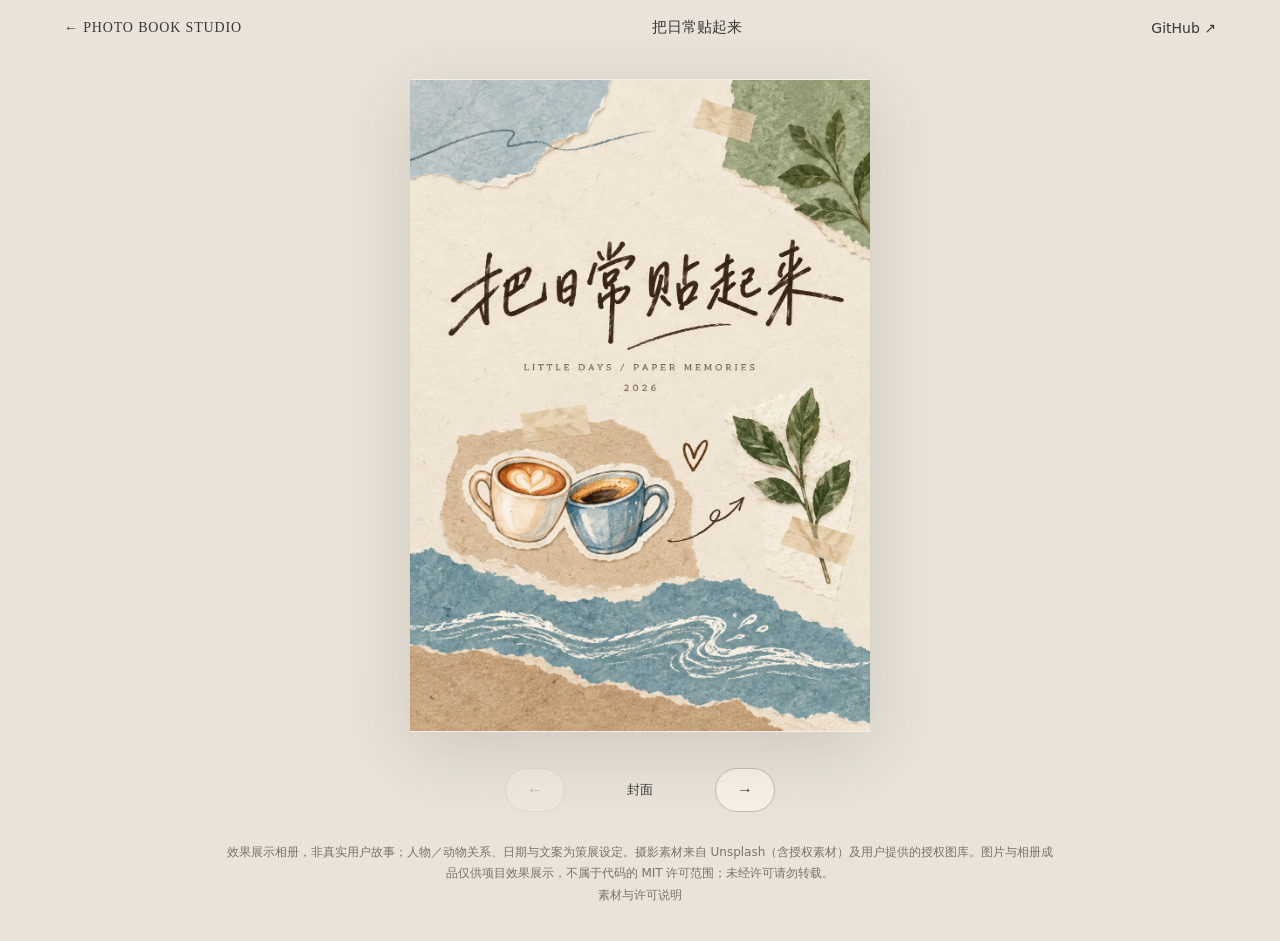
<file: docs/showcase/zine-handmade/index.html>
<!doctype html><html lang="zh-CN"><head><meta charset="utf-8"><meta name="viewport" content="width=device-width,initial-scale=1"><title>把日常贴起来 · Photo Book Studio</title><style>
*{box-sizing:border-box}body{margin:0;background:#e9e3d9;color:#3a3832;font-family:system-ui,"Microsoft YaHei",sans-serif}header{display:flex;align-items:center;justify-content:space-between;gap:16px;padding:18px 5%;font-size:14px}a{color:inherit;text-decoration:none}.brand{font-family:Georgia,serif;letter-spacing:.06em}.title{font-size:15px}main{padding:24px 20px;min-height:70vh;display:grid;place-items:center}.sheet{width:min(1200px,100%);aspect-ratio:1.4095238095;position:relative;overflow:hidden;background:#f5f0e7;box-shadow:0 18px 70px #463b3429}.sheet.cover{width:min(580px,100%);aspect-ratio:1}.sheet img{display:block;width:100%;height:100%;object-fit:contain}nav{display:flex;justify-content:center;align-items:center;gap:20px;padding:12px 20px 30px}button{background:#f7f1e7;border:1px solid #c8bbaa;border-radius:30px;padding:12px 21px;color:#4a4238;cursor:pointer;font-size:16px}button:disabled{opacity:.3;cursor:default}#counter{font-size:13px;min-width:110px;text-align:center}footer{max-width:880px;margin:0 auto;padding:0 24px 35px;font-size:12px;line-height:1.8;color:#7b7368;text-align:center}.mobile-help{display:none}@media(max-width:700px){header{flex-wrap:wrap}.sheet:not(.cover){aspect-ratio:1}.sheet:not(.cover) img{width:200%;max-width:none;object-fit:fill}.sheet.right img{transform:translateX(-50%)}main{min-height:0;padding:20px 12px}nav{gap:10px}.title{width:100%;font-size:19px}.mobile-help{display:block;font-size:12px;text-align:center;color:#837566}}button:focus-visible,a:focus-visible{outline:2px solid #ae6550;outline-offset:4px}.sheet.cover{aspect-ratio:.7047619048;width:min(460px,100%)}</style></head><body><header><a class="brand" href="../../index.html">← PHOTO BOOK STUDIO</a><span class="title">把日常贴起来</span><a href="https://github.com/strivekboy-coder/photo-book-studio">GitHub ↗</a></header><main><div class="sheet cover" id="sheet"><img id="image" src="cover.jpg" alt="相册封面"></div></main><div class="mobile-help">手机上按单页阅读；点箭头，也可以左右滑动。</div><nav><button id="prev" aria-label="上一页">←</button><span id="counter"></span><button id="next" aria-label="下一页">→</button></nav><footer>效果展示相册，非真实用户故事；人物／动物关系、日期与文案为策展设定。摄影素材来自 Unsplash（含授权素材）及用户提供的授权图库。图片与相册成品仅供项目效果展示，不属于代码的 MIT 许可范围；未经许可请勿转载。<br><a href="https://github.com/strivekboy-coder/photo-book-studio/blob/codex/initial-release/examples/README.md">素材与许可说明</a></footer><script>
const album={"title": "把日常贴起来", "description": "同样12张照片的纸感手作 zine", "selectedPhotos": 12, "viewerSpreads": 5, "pages": ["spread-02.jpg", "spread-03.jpg", "spread-04.jpg", "spread-05.jpg"], "cover": "cover.jpg", "pageRatio": 0.7047619047619048};const query=new URLSearchParams(location.search);let page=Math.max(0,Math.min(album.pages.length,Number(query.get('page'))||0)),side=page>0&&query.get('side')==='right'?1:0;const media=matchMedia('(max-width:700px)');const sheet=document.getElementById('sheet'),image=document.getElementById('image');function draw(){sheet.className='sheet'+(page===0?' cover':'')+(side?' right':'');image.src=page===0?album.cover:album.pages[page-1];image.alt=page===0?album.title+'封面':album.title+' 第'+page+'跨页';document.getElementById('counter').textContent=page===0?'封面':page+' / '+album.pages.length+(media.matches?(side?' · 右页':' · 左页'):'');document.getElementById('prev').disabled=page===0;document.getElementById('next').disabled=page===album.pages.length&&(!media.matches||side===1);const upcoming=album.pages[page];if(upcoming){const img=new Image();img.src=upcoming;}}function move(delta){if(media.matches){let leaf=page===0?0:1+(page-1)*2+side;leaf=Math.max(0,Math.min(album.pages.length*2,leaf+delta));page=leaf===0?0:1+Math.floor((leaf-1)/2);side=leaf===0?0:(leaf-1)%2;}else{page=Math.max(0,Math.min(album.pages.length,page+delta));side=0;}draw();}document.getElementById('prev').onclick=()=>move(-1);document.getElementById('next').onclick=()=>move(1);document.addEventListener('keydown',e=>{if(e.key==='ArrowLeft')move(-1);if(e.key==='ArrowRight'||e.key===' ') {e.preventDefault();move(1);}});media.addEventListener('change',()=>{side=0;draw();});let touchX=null;sheet.addEventListener('touchstart',e=>touchX=e.changedTouches[0].clientX,{passive:true});sheet.addEventListener('touchend',e=>{if(touchX!==null){const d=e.changedTouches[0].clientX-touchX;if(Math.abs(d)>45)move(d<0?1:-1);}touchX=null;},{passive:true});draw();</script></body></html>
</file>
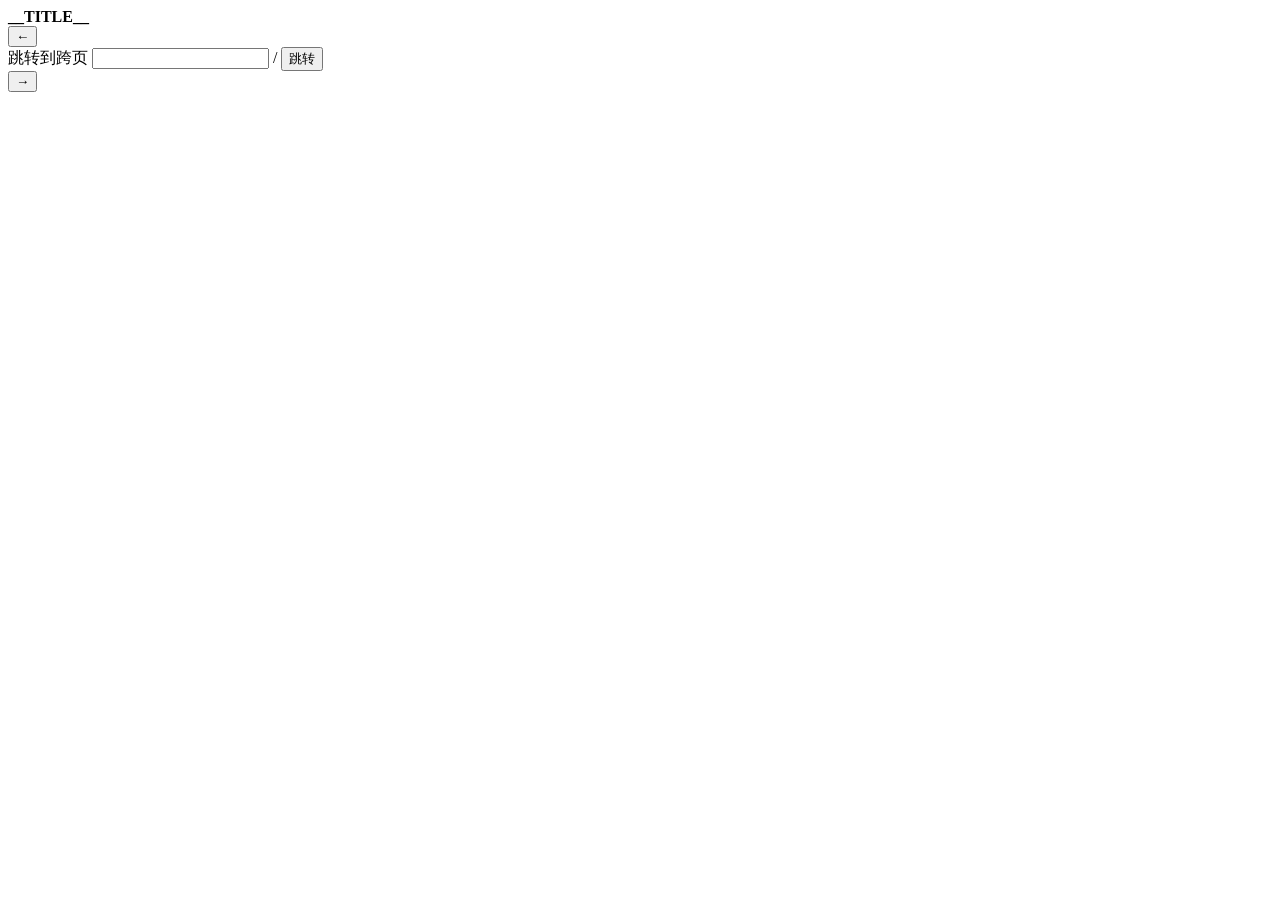
<file: skills/photo-book-studio/runtime/src/template.html>
<!doctype html>
<html lang="zh-CN">
<head>
  <meta charset="utf-8">
  <meta name="viewport" content="width=device-width, initial-scale=1">
  <title>__TITLE__</title>
  <style>__STYLES__</style>
</head>
<body>
<svg width="0" height="0" aria-hidden="true" style="position:absolute;pointer-events:none"><defs><filter id="album-gentle-shadow-lift" color-interpolation-filters="sRGB"><feComponentTransfer><feFuncR type="gamma" amplitude="1" exponent="0.72" offset="0"/><feFuncG type="gamma" amplitude="1" exponent="0.72" offset="0"/><feFuncB type="gamma" amplitude="1" exponent="0.72" offset="0"/></feComponentTransfer></filter></defs></svg>
  <header class="toolbar">
    <div>
      <strong>__TITLE__</strong>
      <span id="status"></span>
    </div>
    <div class="toolbar-actions">
      <button type="button" id="prevButton" aria-label="上一页">←</button>
      <form class="page-jump" id="pageJump">
        <label class="sr-only" for="pageInput">跳转到跨页</label>
        <input id="pageInput" type="number" min="1" step="1" inputmode="numeric" aria-label="跳转到跨页">
        <span class="counter-separator">/ <span id="counter"></span></span><span id="mobileSide" class="mobile-side"></span>
        <button type="submit" aria-label="跳转到输入的页码">跳转</button>
      </form>
      <button type="button" id="nextButton" aria-label="下一页">→</button>
    </div>
  </header>
  <main id="book" aria-live="polite"></main>
  <script>window.BOOK = __BOOK__;</script>
  <script>__APP__</script>
</body>
</html>
</file>
